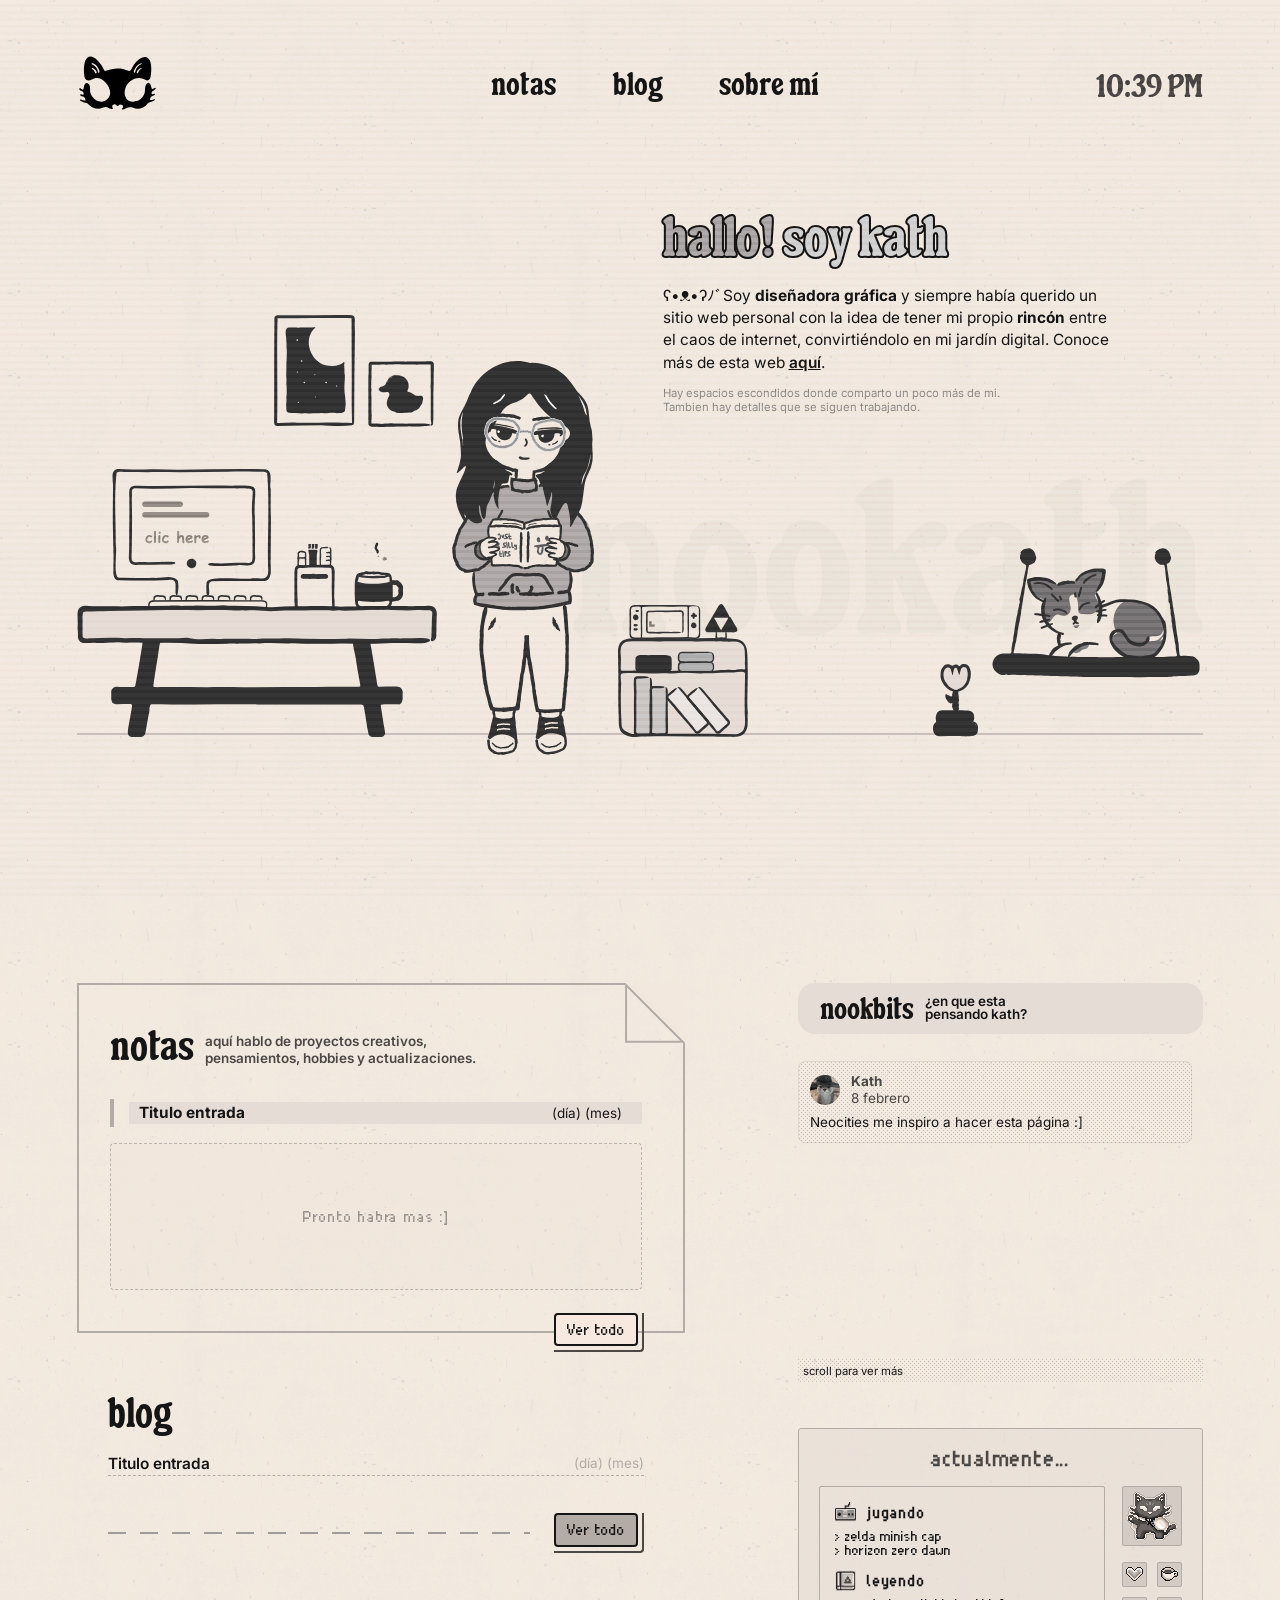
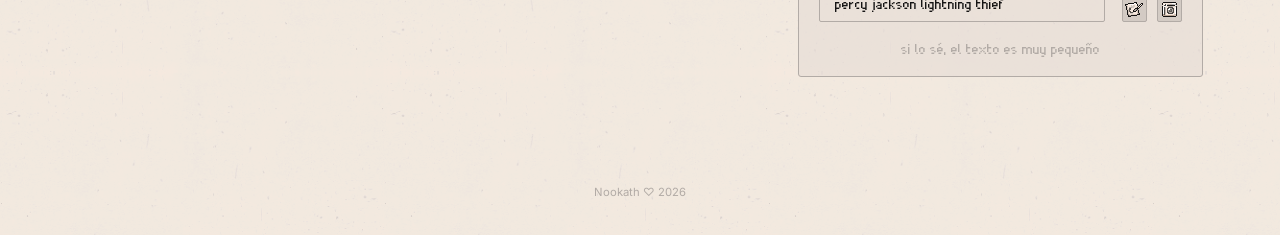
<file: index.html>
<!--

ʕ •ᴥ•ʔ Hi, are you watching my code?
I'm made this for myself hehe
Made by Kath 2026

-->

<!doctype html>
<html lang="en" dir="ltr">

<head>

  <meta charset="utf-8" />
  <meta name="viewport" content="width=device-width, initial-scale=1.0" />

  <title>Nookath</title>
  <link rel="icon" href="assets/favicon-2.png" />

  <link rel="stylesheet" href="reset.css" media="all" />
  <link rel="stylesheet" href="styles-common.css" media="all" />
  <link rel="stylesheet" href="effects.css" />
  <link rel="stylesheet" href="index.css" media="all" />


</head>

<body class="lines">

  <header>
    <div class="container">
      <h1 class="sr-only">Nookath</h1>

      <nav>
        <div class="logo-nav">
          <a href="index.html"><img src="assets/Logo.svg" alt="Logo" /></a>
        </div>

        <div id="navcont" class="links-nav">
          <div id="bckgMenu" onclick="closeRespMenu()" aria-hidden="true"></div>
          <div class="bckgNavList"></div>

          <div class="menuItems">
            <svg id="clipMenu" xmlns="http://www.w3.org/2000/svg" version="1.1" viewBox="0 0 768 201.4">
              <g>
                <path
                  d="M195.7,57.5c-.3,1.7-.5,3.5-.7,5.3h0c0,0,0,.2,0,.2v.4c0,0,0,0,0,0h0c0,0-8.6,61.1-8.6,61.1-1.5,16.9-10.7,29.9-24.5,34.8-3.6,1.3-7.3,2-11.2,2s-3.1-.1-4.7-.3c-4.4-.6-8.7-2.1-12.6-4.4-9.1-5.2-15.7-14.4-17.6-24.5-1.6-7.7-.7-14.2,0-20l2.4-17.5,2.2-15.4,1-7.4,7.4,1,20.7,2.9,7.3,1,2.5-17.9c0-.5.1-.9.2-1.4H0v143.8h768V57.5H195.7Z" />
                <path
                  d="M148.5,83.2l-20.7-2.9-2.2,15.4-2.4,17.5c-.7,5.4-1.5,10.9-.1,17.5,1.5,8,6.7,15.3,13.9,19.4,3.1,1.8,6.5,3,9.9,3.4,1.2.2,2.4.3,3.6.3,3,0,5.9-.5,8.6-1.5,11.1-3.9,18.4-14.6,19.6-28.6l8.6-61.2v-.4c.2-1.5.4-3,.6-4.5h-21c0,.7-.2,1.5-.3,2.3l-8.6,61.3v.6c-.2,1.5-1,9.2-6,10.9-.5.2-1.1.3-1.6.3-1.3,0-2.5-.5-3.1-.9-2-1.2-3.5-3.1-3.8-5.1v-.4c-.7-3-.3-6.2.3-10.5l4.6-32.8Z" />
              </g>
              <path class="clipIcon"
                d="M137.1,150.1c3.1,1.8,6.5,3,9.9,3.4,1.2.2,2.4.3,3.6.3,3,0,5.9-.5,8.6-1.5,11.1-3.9,18.4-14.6,19.6-28.6l8.6-61.2v-.4c.4-3.1.8-6,1.3-8.7,1.7-10.6,3.5-21.6-5-35.8l-.3-.5C176.2,6.1,164.7,0,152.3,0c-2.6,0-5.3.3-8,.8-16.5,3.5-29.2,16.9-32.3,34.3l-.9,6.2,20.6,2.9.8-5.7c2-10.7,9.6-16,16-17.3.9-.2,2.2-.4,3.7-.4,4,0,9.5,1.3,13.8,7.5,4.4,7.6,3.6,12.6,2.1,21.6-.5,2.9-1,6.2-1.4,9.8l-8.6,61.3v.6c-.2,1.5-1,9.2-6,10.9-.5.2-1.1.3-1.6.3-1.3,0-2.5-.5-3.1-.9-2-1.2-3.5-3.1-3.8-5.1v-.4c-.7-3-.3-6.2.3-10.5l4.6-32.8-20.7-2.9-2.2,15.4-2.4,17.5c-.7,5.4-1.5,10.9-.1,17.5,1.5,8,6.7,15.3,13.9,19.4Z" />
            </svg>

            <ul class="nav-list">
              <li id="iconsMenu">
                <div id="iconMenu">
                  <svg xmlns="http://www.w3.org/2000/svg" viewBox="0 0 400 100.1">
                    <path
                      d="M.8,94.2c0-4.8,5.6-7.8,5.6-13.1v-27.1c0-10.4-6.5-7.1-6.5-11.8s13.4-14,19.2-14,4.5,2.1,4.8,4.2c.1,1.3.6,1.4,1.1.7,2.1-2.4,6.1-5.6,14-5.6s15.9,8.6,15.9,19.5v34.1c0,5.4,4.8,8.3,4.8,13.1s-1.1,4.5-5.8,4.5-6.1-.8-8-.8c-2.8,0-4.8.8-8.5.8s-5.8-2-5.8-4.5c0-4.8,5.6-7.8,5.6-13.1v-27.9c0-6.2-1.7-13-6.2-13s-7.1,4.5-7.1,7.6v33.3c0,5.4,4.8,8.3,4.8,13.1s-1.1,4.5-5.8,4.5-5.9-.8-8-.8-4.8.8-8.5.8-5.8-2-5.8-4.5Z" />
                    <path
                      d="M64.5,66.4c0-5.8,1.6-23.6,8.9-25.4.8-.1,1.3-.7,1.4-1.7.4-4.7,3.7-12.6,16.2-12.6s26.5,13.7,26.5,38.5-6.8,34.8-26.5,34.8-26.5-18.2-26.5-33.7ZM91,87.5c7.1,0,8.9-11,8.9-24.1s-1.8-21-8.9-21-8.9,15.1-8.9,22c0,12.1,1.8,23.1,8.9,23.1Z" />
                    <path
                      d="M123.1,66.4c0-5.8,1.6-23.6,8.9-25.4.8-.1,1.3-.7,1.4-1.7.4-4.7,3.7-12.6,16.2-12.6s26.5,13.7,26.5,38.5-6.8,34.8-26.5,34.8-26.5-18.2-26.5-33.7ZM149.6,87.5c7.1,0,8.9-11,8.9-24.1s-1.8-21-8.9-21-8.9,15.1-8.9,22c0,12.1,1.8,23.1,8.9,23.1Z" />
                    <path
                      d="M180.5,94.2c0-4.8,5.6-7.8,5.6-13.1V25.8c0-10.4-6.5-7.1-6.5-11.8S193.1,0,198.9,0s4.9,3.7,4.9,6.2v39.6c0,1.3.4,1.4,1.3.4,12.3-14.8,18.6-18.8,24.5-18.8s8.5,3.1,8.5,7.8-4.2,8.9-11.7,8.9-6.3.4-9.2,1.6c-1,.4-1.3,1.3-.8,2.3,5.1,12.6,10.9,26.5,13.8,32.2,3.5,6.9,7.3,10.7,7.3,14.1s-2,4.5-4.5,4.5-3.7-.8-7.3-.8-5.9.8-9.2.8-4.7-2-4.7-4.5,1.3-5.9,1.3-9-.1-2.5-.8-4.1c-1.8-4.2-4.2-10.2-7.2-17.2-.8-1.8-1.3-1.7-1.3.3v16.9c0,5.4,4.8,8.3,4.8,13.1s-1.1,4.5-5.8,4.5-5.9-.8-8-.8-4.8.8-8.5.8-5.8-2-5.8-4.5Z" />
                    <path
                      d="M241.7,81.2c0-15.4,16.2-25.5,30.5-26.2,1,0,1.6-.6,1.6-1.6v-8.2c0-4.1-1.3-7.9-6.6-7.9-7.9,0-1.8,11.6-12.1,11.6s-12.6-2-12.6-7.8,12.7-13.7,26.2-13.7,22.3,10.6,22.3,19.3v26.8c0,10.4,6.6,7.1,6.6,11.8s-13.5,14-19.3,14-4.9-2.7-5.2-5.5c0-1-.3-1.1-1-.3-2.3,2.7-6.8,5.8-13.7,5.8-11,0-16.6-7.6-16.6-18.2ZM265.7,87.2c4.5,0,8-3.9,8-9.5v-11.4c0-1-.6-1.6-1.6-1.6-10.7.7-12.8,8.5-12.8,13.7s3.4,8.7,6.3,8.7Z" />
                    <path
                      d="M305.9,83.9V25.8c0-10.4-6.5-7.1-6.5-11.8s13.4-14,19.2-14,4.9,3.7,4.9,6.2v20.5c0,1,.6,1.6,1.6,1.6h4.1c4.5,0,5.9-1.6,7.6-1.6s2,.8,2,2c0,4.5-3.5,10.9-11.4,10.9h-2.3c-1,0-1.6.6-1.6,1.6v38.5c0,7.8,8.5,1.6,10.9,4.4,2.7,3.1-6.5,15.5-18.3,15.5s-10.2-6.5-10.2-15.5Z" />
                    <path
                      d="M341.2,94.2c0-4.8,5.6-7.8,5.6-13.1V25.8c0-10.4-6.5-7.1-6.5-11.8s13.4-14,19.2-14,4.9,3.7,4.9,6.2v26.2c0,1.3.4,1.4,1,.7,2.1-2.4,6.1-5.6,14-5.6s15.8,8.6,15.8,19.5v34.1c0,5.4,4.8,8.3,4.8,13.1s-1.1,4.5-5.8,4.5-5.9-.8-7.9-.8c-2.8,0-4.8.8-8.5.8s-5.8-2-5.8-4.5c0-4.8,5.6-7.8,5.6-13.1v-29.5c0-6.6-.8-11.4-6.2-11.4s-7.1,4.5-7.1,7.6v33.3c0,5.4,4.8,8.3,4.8,13.1s-1.1,4.5-5.8,4.5-5.9-.8-8-.8-4.8.8-8.5.8-5.8-2-5.8-4.5Z" />
                  </svg>
                </div>
                <button id="closeMenu" onclick="closeRespMenu()" aria-label="close menu">
                  <svg xmlns="http://www.w3.org/2000/svg" viewBox="0 0 100 100">
                    <path
                      d="M96.6,88.2c-1-.9-.4-3.3-1.6-4-2.1-1.3-3.7-3.2-5.2-5.1-1.5-1.9-4-2.9-4.3-6.1-.1-1.7-1.9-1.9-2.7-3.1-.8-1.1-1.1-2.7-1.8-3.8-.6-.9-1.3-1.7-2.2-2.2-.9-.5-2.3-.5-3.1-1.1-1.3-1-2.4-2.3-3.5-3.4s-1.6-1.8-2.5-2.4c-.4-.3-2.2.6-1.9,0,1.2-2.2-.3-1.8-.7-2.5-.8-1.6-3-1.8-4.5-2.7,0,0-.2-.1-.2-.2.8,0,1-.9,1.5-1.4.6-.6.6-1.8,1.8-1.5,1.3.3.6-1.1,1.1-1.5,2.7-2.4,4.9-5.2,7.7-7.5,2.8-2.2,4-6.1,8.4-6.6,1.3-.2,2.4-.7,1.3-3.2,2.1-.5,1.5-3.5,2.6-5,1.3-1.7,4.4-1.7,3.5-5.4,0-.2.2-.2.5,0,1.8,1.2,1.3,0,1.9-.2,1.9-.3,1.4-2.9,1.9-4.5.2-.8.4-1.7.6-2.5.2-.5-.2-1.5-.6-2.5-.6-1.3-2.2-2.9-3.9-4.2-3.9-2.7-5.4-2.3-6.5-1.5-1.9,1.4-3.8,2.8-4.9,5-1.1,2.2-5.3,1.2-5,4.8,0,.2,0,.3-.3.3-.6,0-1.6-.4-1.8-.1-.3.4.2,1.5,0,2-.2.6-1.6.4-1,1.4,1.1,2.3.2,2.6-.9,2.5-2.5-.3-2.8,1.7-4.3,2.4-1.3.7-1.2,2.8-4,1.9-.5-.2-.8.3-.5.8,1,1.6.1,1.5-.2,1.8-1.2,1.4-2.1,3.1-4,3.8-1.8.6.1,5-3.5,3.8-.2,0-.4,0-.3.3,1.5,2.2.2,1.9-.3,2.3-.5.5-1,1-1.7,1.3-.3-.4-.9-.6-1.3-1-.6-.6-1.8-.6-1.5-1.8.3-1.3-1.1-.6-1.5-1.1-2.4-2.7-5.2-4.9-7.5-7.7-2.2-2.8-6.1-4-6.6-8.4-.2-1.3-.7-2.4-3.2-1.3-.5-2.1-3.5-1.5-5-2.6-1.7-1.3-1.7-4.4-5.4-3.5-.2,0-.2-.2,0-.5,1.2-1.8,0-1.3-.2-1.9-.3-1.9-2.9-1.4-4.5-1.9-.8-.2-1.7-.4-2.5-.6-.5-.2-1.5.2-2.5.6-1.3.6-2.9,2.2-4.2,3.9-2.7,3.9-2.3,5.4-1.5,6.5,1.4,1.9,2.8,3.8,5,4.9,2.2,1.1,1.2,5.3,4.8,5,.2,0,.3,0,.3.3,0,.6-.4,1.6-.1,1.8.4.3,1.5-.2,2,0,.6.2.4,1.6,1.4,1,2.3-1.1,2.6-.2,2.5.9-.3,2.5,1.7,2.8,2.4,4.3.7,1.3,2.8,1.2,1.9,4-.2.5.3.8.8.5,1.6-1,1.5-.1,1.8.2,1.4,1.2,3.1,2.1,3.8,4,.6,1.8,5-.1,3.8,3.5,0,.2,0,.4.3.3,2.2-1.5,1.9-.2,2.3.3.5.5.9.9,1.2,1.6.1.8-.7.8-1.1,1.1-.6.4,0,1.8-.4,2.5-.4,1.1-1.8,1.2-3.1,1.4-1.7.3-2.6,1.7-3.3,3.1-.7,1.3-3,.8-3.3,2.7-.3,2.1-2.4,2.6-3.5,4-1.1,1.4-1.7,3.3-2.8,4.8-1.1,1.5-2.7,2.5-3.8,4-.4.6-2.7-.8-2.2.2,1,2.1-.3,1.9-.7,2.4-1.2,1.6-2.7,2.8-4.1,4.2-1.6,1.6-3,3.3-4.8,4.7-1.2.9,0,3.9.5,6.2,0,.2.3.5.5.9,1.3,1.6,6.2,5.3,6.6,4.9.9-1,3.3-.4,4-1.6,1.3-2.1,3.2-3.7,5.1-5.2,1.9-1.5,2.9-4,6.1-4.3,1.7-.1,1.9-1.9,3.1-2.7,1.1-.8,2.7-1.1,3.8-1.8.9-.6,1.7-1.3,2.2-2.2.5-.9.5-2.3,1.1-3.1,1-1.3,2.3-2.4,3.4-3.5.8-.8,1.8-1.6,2.4-2.5.3-.4-.6-2.2,0-1.9,2.2,1.2,1.8-.3,2.5-.7,1.5-.8,1.8-2.6,2.5-4.1,1.3-.5,1.2.5,1.5.9.4.6,1.8,0,2.5.4,1.1.4,1.2,1.8,1.4,3.1.3,1.7,1.7,2.6,3.1,3.3,1.3.7.8,3,2.7,3.3,2.1.3,2.6,2.4,4,3.5,1.4,1.1,3.3,1.7,4.8,2.8,1.5,1.1,2.5,2.7,4,3.8.6.4-.8,2.7.2,2.2,2.1-1,1.9.3,2.4.7,1.6,1.2,2.8,2.7,4.2,4.1,1.6,1.6,3.3,3,4.7,4.8.9,1.2,3.9,0,6.2-.5.2,0,.5-.3.9-.5,1.6-1.3,5.3-6.2,4.9-6.6Z" />
                  </svg>
                </button>
              </li>

              <li><a class="pag-nav link-nav-home" href="/">Inicio</a></li>
              <li><a class="pag-nav" href="notes.html">Notas</a></li>
              <li><a class="pag-nav" href="blog.html">Blog</a></li>
              <li><a class="pag-nav" href="me.html">Sobre mí</a></li>

              <li id="qMnu">
                <p id="quoteMenu" class="nfpx-bs pixel-corners">
                  <span id="quoteDinamic">Buscando una frase para ti...</span>
                  <span class="triangleQuote"></span>
                </p>
              </li>
            </ul>
          </div>

        </div>

        <span id="time-wid">...</span>

        <button id="hambuMenu" onclick="openRespMenu()" aria-label="open menu" aria-expanded="false"
          aria-controls="navcont">
          <svg xmlns="http://www.w3.org/2000/svg" viewBox="0 0 100 100">
            <path
              d="M89.7,21.4c-1.6,0-3.1-.1-4.7,0-.6,0-1.2-.9-1.8,1.1-.3,1-.9-1.4-1.4-1.3-1.5.3-2.9,0-4.4.1-1.4.2-2.8,1-4.3,1.3-1.4.2-2.9-.9-4.2.3-1.2,1-2.2-.8-3.4-.4-1.2.5-2.4.8-3.6-.1-.9-.6-1.7-1.4-2.6-1-.5.3-1,1.4-1.6,1.3-.5,0-1.1-1.1-1.6,1.2,0,.2-.3-.2-.4-.5-.6-1.5-1.3-1.4-1.8-.4-.5,1-.9.9-1.3.9-1.2.1-2.4.2-3.6,0-.9-.2-1.8-1-2.7-1.3-.9-.2-1.9.8-2.8-.3-.9-1.1-1.7-1.1-2.6-1.1-.5,0-1.1-1.1-1.5,1.3,0,.2-.2.2-.3,0-1.4-3.1-2.7,1-4.2.2-1.4-.8-2.9-.2-4.4-.1-.4,0-.8-.7-1.2,1-.1.6-.5.7-.7.2-1.1-2.3-2.2-.9-3.3-1.3-1.3-.4-2.5.6-3.8-1.2-.5-.8-1.3-1.2-1.9,1-.3,1-.9,0-1.4.2-.4.2-.8,1.2-1.1,1.2-.3,0-.6-.8-1-1.3,0-.1-.2-.1-.3,0-1.9,2.5-3.7-.8-5.6-.2-1.9.7-3.8.4-5.7,0-1-.2-2.1-.9-2.8-5.1-.3-1.9-.3-3.9.1-5.1.3-.9.7-1.7,1.1-1.9.6-.4,1.2-.9,1.8-1.2,1.2-.7,2.4-2.7,3.6-1.6.4.3.8-.8,1.2,1.1,0,.3.2.4.3.3,1.7-2.9,3.4-1,5.1-1.2,1.4-.2,2.8-2.5,4.3-1.5.8-2.3,1.7-1.9,2.5-1.2,2.8,2.5,5.7.8,8.5,1.1,2.9.3,5.8,0,8.7.1.5,0,.9-1.3,1.5-.3.5,1,1.2.2,1.9.2s1.2-.5,1.7,0c2.3,2.4,4.5,1,6.8,1.2,2.3.3,4.5.5,6.8-.1,1.4-.4,2.7-1.6,4.1-1.2.6.2,1.2-1,1.8,1.1.2.6.7-1.1,1.1-1.1.9-.2,1.9,0,2.8,0s2.6.2,3.9,0c.8-.1,1.6-1,2.4-1.3.8-.2,1.7-.2,2.5,0,1.1.3,2.1,1.1,3.2,1.3,1.1.2,2.2-.8,3.3.2,2,1.9,3.9.9,5.9,1.1,1.9.2,3.9.4,5.8,0,1.1-.3,2.1,1.6,3.2,1.6.5,0,1.2,5.4,1,7.3,0,.4-.1.7-.2.9-1.1,1.7-2,4.4-3.2,4.2-1.8-.3-3.6,0-5.4,0Z" />
            <path
              d="M89.7,57.5c-1.6,0-3.1-.1-4.7,0-.6,0-1.2-.9-1.8,1.1-.3,1-.9-1.4-1.4-1.3-1.5.3-2.9,0-4.4.1-1.4.2-2.8,1-4.3,1.3-1.4.2-2.9-.9-4.2.3-1.2,1-2.2-.8-3.4-.4-1.2.5-2.4.8-3.6-.1-.9-.6-1.7-1.4-2.6-1-.5.3-1,1.4-1.6,1.3-.5,0-1.1-1.1-1.6,1.2,0,.2-.3-.2-.4-.5-.6-1.5-1.3-1.4-1.8-.4-.5,1-.9.9-1.3.9-1.2.1-2.4.2-3.6,0-.9-.2-1.8-1-2.7-1.3-.9-.2-1.9.8-2.8-.3-.9-1.1-1.7-1.1-2.6-1.1-.5,0-1.1-1.1-1.5,1.3,0,.2-.2.2-.3,0-1.4-3.1-2.7,1-4.2.2-1.4-.8-2.9-.2-4.4-.1-.4,0-.8-.7-1.2,1-.1.6-.5.7-.7.2-1.1-2.3-2.2-.9-3.3-1.3-1.3-.4-2.5.6-3.8-1.2-.5-.8-1.3-1.2-1.9,1-.3,1-.9,0-1.4.2-.4.2-.8,1.2-1.1,1.2-.3,0-.6-.8-1-1.3,0-.1-.2-.1-.3,0-1.9,2.5-3.7-.8-5.6-.2-1.9.7-3.8.4-5.7,0-1-.2-2.1-.9-2.8-5.1-.3-1.9-.3-3.9.1-5.1.3-.9.7-1.7,1.1-1.9.6-.4,1.2-.9,1.8-1.2,1.2-.7,2.4-2.7,3.6-1.6.4.3.8-.8,1.2,1.1,0,.3.2.4.3.3,1.7-2.9,3.4-1,5.1-1.2,1.4-.2,2.8-2.5,4.3-1.5.8-2.3,1.7-1.9,2.5-1.2,2.8,2.5,5.7.8,8.5,1.1,2.9.3,5.8,0,8.7.1.5,0,.9-1.3,1.5-.3.5,1,1.2.2,1.9.2s1.2-.5,1.7,0c2.3,2.4,4.5,1,6.8,1.2,2.3.3,4.5.5,6.8-.1,1.4-.4,2.7-1.6,4.1-1.2.6.2,1.2-1,1.8,1.1.2.6.7-1.1,1.1-1.1.9-.2,1.9,0,2.8,0s2.6.2,3.9,0c.8-.1,1.6-1,2.4-1.3.8-.2,1.7-.2,2.5,0,1.1.3,2.1,1.1,3.2,1.3,1.1.2,2.2-.8,3.3.2,2,1.9,3.9.9,5.9,1.1,1.9.2,3.9.4,5.8,0,1.1-.3,2.1,1.6,3.2,1.6.5,0,1.2,5.4,1,7.3,0,.4-.1.7-.2.9-1.1,1.7-2,4.4-3.2,4.2-1.8-.3-3.6,0-5.4,0Z" />
            <path
              d="M89.7,92.6c-1.6,0-3.1-.1-4.7,0-.6,0-1.2-.9-1.8,1.1-.3,1-.9-1.4-1.4-1.3-1.5.3-2.9,0-4.4.1-1.4.2-2.8,1-4.3,1.3-1.4.2-2.9-.9-4.2.3-1.2,1-2.2-.8-3.4-.4-1.2.5-2.4.8-3.6-.1-.9-.6-1.7-1.4-2.6-1-.5.3-1,1.4-1.6,1.3-.5,0-1.1-1.1-1.6,1.2,0,.2-.3-.2-.4-.5-.6-1.5-1.3-1.4-1.8-.4-.5,1-.9.9-1.3.9-1.2.1-2.4.2-3.6,0-.9-.2-1.8-1-2.7-1.3-.9-.2-1.9.8-2.8-.3-.9-1.1-1.7-1.1-2.6-1.1-.5,0-1.1-1.1-1.5,1.3,0,.2-.2.2-.3,0-1.4-3.1-2.7,1-4.2.2-1.4-.8-2.9-.2-4.4-.1-.4,0-.8-.7-1.2,1-.1.6-.5.7-.7.2-1.1-2.3-2.2-.9-3.3-1.3-1.3-.4-2.5.6-3.8-1.2-.5-.8-1.3-1.2-1.9,1-.3,1-.9,0-1.4.2-.4.2-.8,1.2-1.1,1.2-.3,0-.6-.8-1-1.3,0-.1-.2-.1-.3,0-1.9,2.5-3.7-.8-5.6-.2-1.9.7-3.8.4-5.7,0-1-.2-2.1-.9-2.8-5.1-.3-1.9-.3-3.9.1-5.1.3-.9.7-1.7,1.1-1.9.6-.4,1.2-.9,1.8-1.2,1.2-.7,2.4-2.7,3.6-1.6.4.3.8-.8,1.2,1.1,0,.3.2.4.3.3,1.7-2.9,3.4-1,5.1-1.2,1.4-.2,2.8-2.5,4.3-1.5.8-2.3,1.7-1.9,2.5-1.2,2.8,2.5,5.7.8,8.5,1.1,2.9.3,5.8,0,8.7.1.5,0,.9-1.3,1.5-.3.5,1,1.2.2,1.9.2s1.2-.5,1.7,0c2.3,2.4,4.5,1,6.8,1.2,2.3.3,4.5.5,6.8-.1,1.4-.4,2.7-1.6,4.1-1.2.6.2,1.2-1,1.8,1.1.2.6.7-1.1,1.1-1.1.9-.2,1.9,0,2.8,0s2.6.2,3.9,0c.8-.1,1.6-1,2.4-1.3.8-.2,1.7-.2,2.5,0,1.1.3,2.1,1.1,3.2,1.3,1.1.2,2.2-.8,3.3.2,2,1.9,3.9.9,5.9,1.1,1.9.2,3.9.4,5.8,0,1.1-.3,2.1,1.6,3.2,1.6.5,0,1.2,5.4,1,7.3,0,.4-.1.7-.2.9-1.1,1.7-2,4.4-3.2,4.2-1.8-.3-3.6,0-5.4,0Z" />
          </svg></button>
      </nav>
    </div>
  </header>

  <main class="main-flex" id="main-content">

    <div class="container">

      <div class="sec1 flex-c">
        <div class="intro flex-c">
          <h2 class="h1">
            <span class="hallo">hallo!</span>
            <span class="soykath">soy kath</span>
          </h2>
          <p class="t-bs">
            ʕ•ᴥ•ʔﾉﾞSoy <b>diseñadora gráfica</b> y siempre había querido un
            sitio web personal con la idea de tener mi propio
            <b>rincón</b> entre el caos de internet, convirtiéndolo en mi
            jardín digital. Conoce más de esta web <a href=""> aquí</a>.
          </p>

          <p class="t-xs c-3-2">
            Hay espacios escondidos donde comparto un poco más de mi. <br />
            Tambien hay detalles que se siguen trabajando.
          </p>
        </div>

        <!-- Sección de la  ilustración completa -->
        <div class="illustration sidetoside">
          <div class="text-d">
            <svg xmlns="http://www.w3.org/2000/svg" version="1.1" viewBox="0 0 400 100.1">
              <path
                d="M.8,94.2c0-4.8,5.6-7.8,5.6-13.1v-27.1c0-10.4-6.5-7.1-6.5-11.8s13.4-14,19.2-14,4.5,2.1,4.8,4.2c.1,1.3.6,1.4,1.1.7,2.1-2.4,6.1-5.6,14-5.6s15.9,8.6,15.9,19.5v34.1c0,5.4,4.8,8.3,4.8,13.1s-1.1,4.5-5.8,4.5-6.1-.8-8-.8c-2.8,0-4.8.8-8.5.8s-5.8-2-5.8-4.5c0-4.8,5.6-7.8,5.6-13.1v-27.9c0-6.2-1.7-13-6.2-13s-7.1,4.5-7.1,7.6v33.3c0,5.4,4.8,8.3,4.8,13.1s-1.1,4.5-5.8,4.5-5.9-.8-8-.8-4.8.8-8.5.8-5.8-2-5.8-4.5Z" />
              <path
                d="M64.5,66.4c0-5.8,1.6-23.6,8.9-25.4.8-.1,1.3-.7,1.4-1.7.4-4.7,3.7-12.6,16.2-12.6s26.5,13.7,26.5,38.5-6.8,34.8-26.5,34.8-26.5-18.2-26.5-33.7ZM91,87.5c7.1,0,8.9-11,8.9-24.1s-1.8-21-8.9-21-8.9,15.1-8.9,22c0,12.1,1.8,23.1,8.9,23.1Z" />
              <path
                d="M123.1,66.4c0-5.8,1.6-23.6,8.9-25.4.8-.1,1.3-.7,1.4-1.7.4-4.7,3.7-12.6,16.2-12.6s26.5,13.7,26.5,38.5-6.8,34.8-26.5,34.8-26.5-18.2-26.5-33.7ZM149.6,87.5c7.1,0,8.9-11,8.9-24.1s-1.8-21-8.9-21-8.9,15.1-8.9,22c0,12.1,1.8,23.1,8.9,23.1Z" />
              <path
                d="M180.5,94.2c0-4.8,5.6-7.8,5.6-13.1V25.8c0-10.4-6.5-7.1-6.5-11.8S193.1,0,198.9,0s4.9,3.7,4.9,6.2v39.6c0,1.3.4,1.4,1.3.4,12.3-14.8,18.6-18.8,24.5-18.8s8.5,3.1,8.5,7.8-4.2,8.9-11.7,8.9-6.3.4-9.2,1.6c-1,.4-1.3,1.3-.8,2.3,5.1,12.6,10.9,26.5,13.8,32.2,3.5,6.9,7.3,10.7,7.3,14.1s-2,4.5-4.5,4.5-3.7-.8-7.3-.8-5.9.8-9.2.8-4.7-2-4.7-4.5,1.3-5.9,1.3-9-.1-2.5-.8-4.1c-1.8-4.2-4.2-10.2-7.2-17.2-.8-1.8-1.3-1.7-1.3.3v16.9c0,5.4,4.8,8.3,4.8,13.1s-1.1,4.5-5.8,4.5-5.9-.8-8-.8-4.8.8-8.5.8-5.8-2-5.8-4.5Z" />
              <path
                d="M241.7,81.2c0-15.4,16.2-25.5,30.5-26.2,1,0,1.6-.6,1.6-1.6v-8.2c0-4.1-1.3-7.9-6.6-7.9-7.9,0-1.8,11.6-12.1,11.6s-12.6-2-12.6-7.8,12.7-13.7,26.2-13.7,22.3,10.6,22.3,19.3v26.8c0,10.4,6.6,7.1,6.6,11.8s-13.5,14-19.3,14-4.9-2.7-5.2-5.5c0-1-.3-1.1-1-.3-2.3,2.7-6.8,5.8-13.7,5.8-11,0-16.6-7.6-16.6-18.2ZM265.7,87.2c4.5,0,8-3.9,8-9.5v-11.4c0-1-.6-1.6-1.6-1.6-10.7.7-12.8,8.5-12.8,13.7s3.4,8.7,6.3,8.7Z" />
              <path
                d="M305.9,83.9V25.8c0-10.4-6.5-7.1-6.5-11.8s13.4-14,19.2-14,4.9,3.7,4.9,6.2v20.5c0,1,.6,1.6,1.6,1.6h4.1c4.5,0,5.9-1.6,7.6-1.6s2,.8,2,2c0,4.5-3.5,10.9-11.4,10.9h-2.3c-1,0-1.6.6-1.6,1.6v38.5c0,7.8,8.5,1.6,10.9,4.4,2.7,3.1-6.5,15.5-18.3,15.5s-10.2-6.5-10.2-15.5Z" />
              <path
                d="M341.2,94.2c0-4.8,5.6-7.8,5.6-13.1V25.8c0-10.4-6.5-7.1-6.5-11.8s13.4-14,19.2-14,4.9,3.7,4.9,6.2v26.2c0,1.3.4,1.4,1,.7,2.1-2.4,6.1-5.6,14-5.6s15.8,8.6,15.8,19.5v34.1c0,5.4,4.8,8.3,4.8,13.1s-1.1,4.5-5.8,4.5-5.9-.8-7.9-.8c-2.8,0-4.8.8-8.5.8s-5.8-2-5.8-4.5c0-4.8,5.6-7.8,5.6-13.1v-29.5c0-6.6-.8-11.4-6.2-11.4s-7.1,4.5-7.1,7.6v33.3c0,5.4,4.8,8.3,4.8,13.1s-1.1,4.5-5.8,4.5-5.9-.8-8-.8-4.8.8-8.5.8-5.8-2-5.8-4.5Z" />
            </svg>
          </div>

          <div class="table-paint">
            <div class="cuadros">
              <div class="cuadro1">
                <img src="assets/illustration/paint-1.svg" alt="" />
              </div>
              <div id="cuadro2"></div>
              <audio id="hover-sound" src="assets/illustration/duck.mp3"></audio>
            </div>

            <div id="table-items">
              <div class="pc-others">
                <div id="computer"></div>
                <div class="pencils">
                  <img src="assets/illustration/pencils.svg" alt="" />
                </div>
                <div class="coffeebear" id="trigger-mouse">
                  <div id="coffee" class="capa"></div>
                  <div id="bear" class="capa"></div>
                </div>
              </div>

              <div id="table">
                <img src="assets/illustration/table.svg" alt="" />
              </div>
            </div>
          </div>

          <div id="chrctr"></div>

          <div id="library">
            <div id="lb-others">
              <div id="switch"></div>
              <div id="triforce">
                <img src="assets/illustration/triforce.svg" alt="" />
              </div>
            </div>

            <div id="lbry">
              <img src="assets/illustration/library.svg" alt="" />
            </div>
          </div>

          <div id="flower-i">
            <img src="assets/illustration/flower.svg" alt="" />
          </div>

          <div id="cat-i"></div>
        </div>
        <!-- Fin ilustración -->
        <div class="line-d"></div>
      </div>

      <div class="sec2">
        <!-- inicio seccion 2 -->

        <!-- columna 1 -->
        <div class="row1 flex-c">
          <div class="notes-content flex-c">
            <div class="notes-sec flex-c">
              <div class="triangle"></div>

              <div class="notes-title sidetoside">
                <a href="notes.html">
                  <h2>notas</h2>
                </a>
                <p class="t-sm c-2">
                  aquí hablo de proyectos creativos, pensamientos, hobbies y
                  actualizaciones.
                </p>
              </div>

              <!-- entradas diario -->
              <ul class="ul-style-none flex-c">
                <li class="line-side">
                  <article>
                    <a href="" class="d-entry">
                      <h3 class="t-bs">Titulo entrada</h3>
                      <date datetime="2026-02-28" class="t-sm">(día) (mes)</date>
                    </a>
                  </article>
                </li>
              </ul>

              <div class="empty-b">
                <span class="nfpx-sm">Pronto habra mas :]</span>
              </div>
            </div>

            <a href="" class="bttn-prop bttn-style1">
              <div>Ver todo</div>
            </a>
          </div>

          <div class="sec-blog flex-c">
            <div class="sidetoside">
              <a href="blog.html">
                <h2>blog</h2>
              </a>
            </div>

            <!-- entradas blog -->
            <ul class="entrys-blog flex-c ul-style-none">
              <li>
                <article>
                  <a href="" class="blog-entry sidetoside">
                    <h3 class="t-bs">Titulo entrada</h3>
                    <date datetime="2026-02-28" class="t-sm c-3">(día) (mes)</date>
                  </a>
                </article>
              </li>
            </ul>

            <div class="blog-bttn">
              <div class="line-btn"></div>
              <a href="" class="bttn-prop bttn-style3">
                <div>Ver todo</div>
              </a>
            </div>
          </div>
        </div>
        <!-- fin columna 1 -->

        <!-- columna 2 -->
        <div class="row2 flex-c">
          <div id="nookbits" class="flex-c">
            <div class="nkbt-tittle sidetoside bc-4">
              <!-- (revisar) tener h2 y nkbt-tittle en cuenta para css -->
              <h2 class="tittle-nkbts">nookbits</h2>
              <p class="t-sm">
                ¿en que esta <br />
                pensando kath?
              </p>
            </div>

            <ul class="overflow-nookbits c-1 ul-style-none">
              <li class="nookbit flex-c">
                <div class="nookbit-1 sidetoside">
                  <div class="nook-icon"></div>
                  <div class="n-f flex-c">
                    <span class="t-sm c-2"><b>Kath</b></span>
                    <date datetime="2026-02-08" class="t-sm c-2">8 febrero</date>
                  </div>
                </div>
                <p class="t-sm c-1">
                  Neocities me inspiro a hacer esta página :]
                </p>
              </li>
            </ul>

            <div class="scrollformore t-xs">scroll para ver más</div>
          </div>

          <div class="status flex-c">
            <div class="nfpx-tl c-2">actualmente...</div>

            <div class="status-sec">
              <div class="activities flex-c">
                <div class="actv flex-c">
                  <div class="sidetoside">
                    <img src="assets/icons/prueba icono.png" alt="" class="img-actv" />
                    <p class="nfpx-sm">jugando</p>
                  </div>
                  <p class="nfpx-xxs">
                    > zelda minish cap <br />
                    > horizon zero dawn
                  </p>
                </div>

                <div class="actv flex-c">
                  <div class="sidetoside">
                    <img src="assets/icons/prueba icono2.png" alt="" class="img-actv" />
                    <p class="nfpx-sm">leyendo</p>
                  </div>
                  <p class="nfpx-xxs">percy jackson lightning thief</p>
                </div>

                <div class="actv flex-c">
                  <div class="sidetoside">
                    <img src="assets/icons/prueba icono3.png" alt="" class="img-actv" />
                    <p class="nfpx-sm">cancion favorita</p>
                  </div>
                  <p class="nfpx-xxs">RUDE! de Hearts2Hearts</p>
                </div>

                <div class="actv flex-c">
                  <div class="sidetoside">
                    <img src="assets/icons/prueba icono4.png" alt="" class="img-actv" />
                    <p class="nfpx-sm">serie</p>
                  </div>
                  <p class="nfpx-xxs">The Walking Dead</p>
                </div>
              </div>

              <div class="gamify flex-c">
                <div class="profile-gmf nfpx-xxs">
                  <img src="assets/icons/perfil.webp" alt="" />
                </div>

                <div class="icons-gmf">
                  <!--no confundir las clases -->

                  <a href="">
                    <div class="icon-gmf nfpx-xxs">
                      <img src="assets/icons/ico1.webp" alt="" />
                    </div>
                  </a>
                  <a href="">
                    <div class="icon-gmf nfpx-xxs">
                      <img src="assets/icons/ico2.webp" alt="" />
                    </div>
                  </a>
                  <a href="">
                    <div class="icon-gmf nfpx-xxs">
                      <img src="assets/icons/ico3.webp" alt="" />
                    </div>
                  </a>
                  <a href="">
                    <div class="icon-gmf nfpx-xxs">
                      <img src="assets/icons/ico4.webp" alt="" />
                    </div>
                  </a>
                </div>
              </div>
            </div>

            <p class="nfpx-xxs c-3 note-sts">
              si lo sé, el texto es muy pequeño
            </p>
          </div>
        </div>
        <!-- fin columna 2 -->
      </div>
      <!-- fin seccion 2 -->
    </div>
  </main>

  <footer>
    <div class="container t-xs c-3">
      <span>Nookath ♡ <span id="year">2026</span></span>
    </div>
  </footer>

  <!-- Scripts -->
  <script src="assets/scripts/time-script.js"></script>

  <script src="assets/scripts/lottie.js"></script>

  <script src="assets/scripts/animation.js"></script>

  <script src="assets/scripts/respMenu.js"></script>

  <script>
    // Busca el elemento con el id "year" y le pone el año actual
    document.getElementById("year").innerText = new Date().getFullYear();
  </script>

  <script src="assets/scripts/fitty.min.js"></script>
  <script>
    fitty("#fit");
  </script>
</body>

</html>
</file>
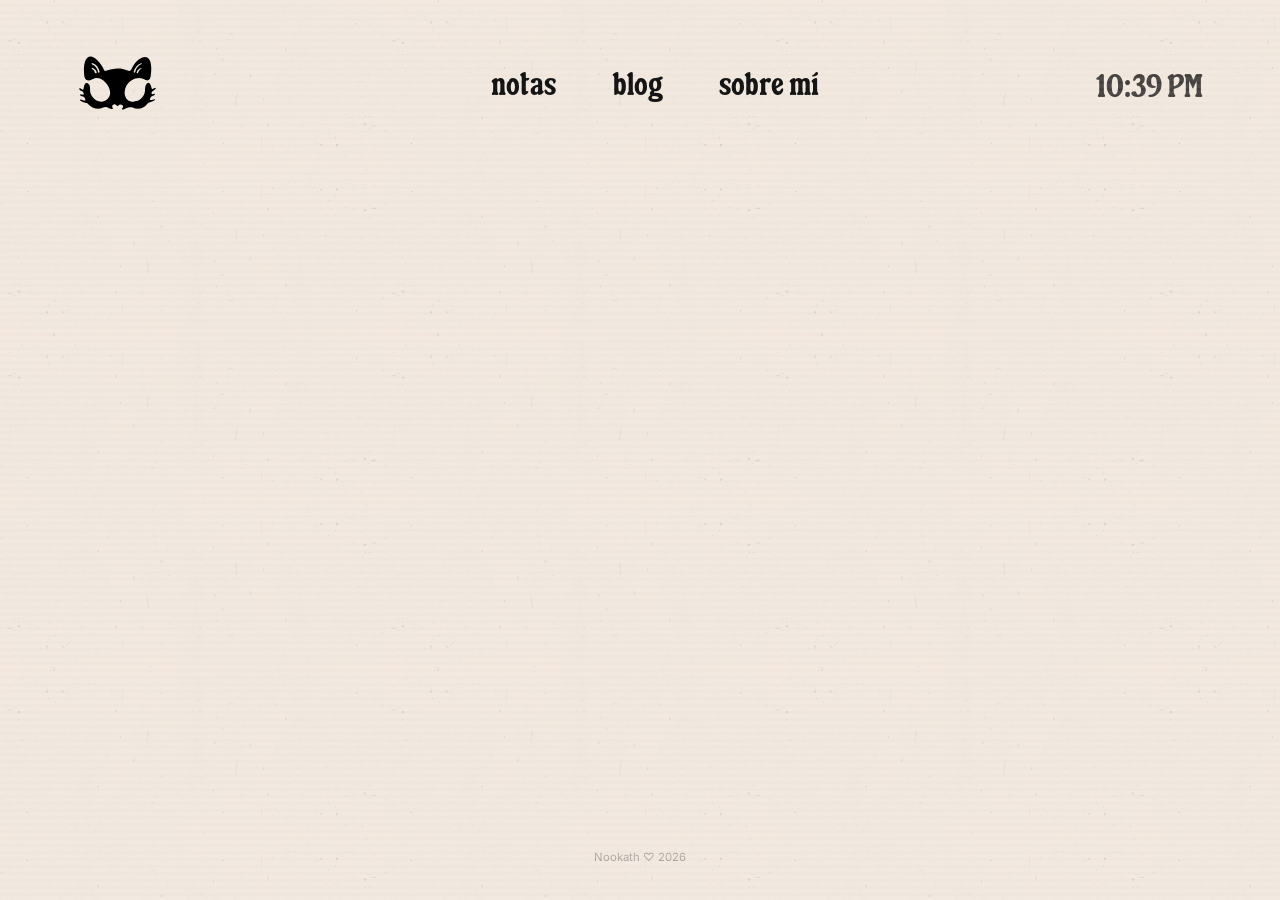
<file: base.html>
<!DOCTYPE html>
<html lang="en" dir="ltr">

<head>
    <meta charset="utf-8">
    <meta name="viewport" content="width=device-width, initial-scale=1.0">
    <title>Titulo página</title>
    <link rel="icon" href="assets/favicon-2.png">
    <link rel="stylesheet" href="reset.css" media="all"/>
    <link rel="stylesheet" href="styles-common.css" media="all"/>
    <link rel="stylesheet" href="effects.css"/>



</head>

<style>

.test {
  display: flex;
  width: 500px;
  border: 1px solid red;
}

.test img {
  width: 20%;
  height: auto;
}


</style>

<body class="lines">

    <header>
    <div class="container">
      <h1 class="sr-only">Nookath</h1>

      <nav>
        <div class="logo-nav">
          <a href="index.html"><img src="assets/Logo.svg" alt="Logo" /></a>
        </div>

        <div id="navcont" class="links-nav">
          <div id="bckgMenu" onclick="closeRespMenu()" aria-hidden="true"></div>
          <div class="bckgNavList"></div>

          <div class="menuItems">
            <svg id="clipMenu" xmlns="http://www.w3.org/2000/svg" version="1.1" viewBox="0 0 768 201.4">
              <g>
                <path
                  d="M195.7,57.5c-.3,1.7-.5,3.5-.7,5.3h0c0,0,0,.2,0,.2v.4c0,0,0,0,0,0h0c0,0-8.6,61.1-8.6,61.1-1.5,16.9-10.7,29.9-24.5,34.8-3.6,1.3-7.3,2-11.2,2s-3.1-.1-4.7-.3c-4.4-.6-8.7-2.1-12.6-4.4-9.1-5.2-15.7-14.4-17.6-24.5-1.6-7.7-.7-14.2,0-20l2.4-17.5,2.2-15.4,1-7.4,7.4,1,20.7,2.9,7.3,1,2.5-17.9c0-.5.1-.9.2-1.4H0v143.8h768V57.5H195.7Z" />
                <path
                  d="M148.5,83.2l-20.7-2.9-2.2,15.4-2.4,17.5c-.7,5.4-1.5,10.9-.1,17.5,1.5,8,6.7,15.3,13.9,19.4,3.1,1.8,6.5,3,9.9,3.4,1.2.2,2.4.3,3.6.3,3,0,5.9-.5,8.6-1.5,11.1-3.9,18.4-14.6,19.6-28.6l8.6-61.2v-.4c.2-1.5.4-3,.6-4.5h-21c0,.7-.2,1.5-.3,2.3l-8.6,61.3v.6c-.2,1.5-1,9.2-6,10.9-.5.2-1.1.3-1.6.3-1.3,0-2.5-.5-3.1-.9-2-1.2-3.5-3.1-3.8-5.1v-.4c-.7-3-.3-6.2.3-10.5l4.6-32.8Z" />
              </g>
              <path class="clipIcon"
                d="M137.1,150.1c3.1,1.8,6.5,3,9.9,3.4,1.2.2,2.4.3,3.6.3,3,0,5.9-.5,8.6-1.5,11.1-3.9,18.4-14.6,19.6-28.6l8.6-61.2v-.4c.4-3.1.8-6,1.3-8.7,1.7-10.6,3.5-21.6-5-35.8l-.3-.5C176.2,6.1,164.7,0,152.3,0c-2.6,0-5.3.3-8,.8-16.5,3.5-29.2,16.9-32.3,34.3l-.9,6.2,20.6,2.9.8-5.7c2-10.7,9.6-16,16-17.3.9-.2,2.2-.4,3.7-.4,4,0,9.5,1.3,13.8,7.5,4.4,7.6,3.6,12.6,2.1,21.6-.5,2.9-1,6.2-1.4,9.8l-8.6,61.3v.6c-.2,1.5-1,9.2-6,10.9-.5.2-1.1.3-1.6.3-1.3,0-2.5-.5-3.1-.9-2-1.2-3.5-3.1-3.8-5.1v-.4c-.7-3-.3-6.2.3-10.5l4.6-32.8-20.7-2.9-2.2,15.4-2.4,17.5c-.7,5.4-1.5,10.9-.1,17.5,1.5,8,6.7,15.3,13.9,19.4Z" />
            </svg>

            <ul class="nav-list">
              <li id="iconsMenu">
                <div id="iconMenu">
                  <svg xmlns="http://www.w3.org/2000/svg" viewBox="0 0 400 100.1">
                    <path
                      d="M.8,94.2c0-4.8,5.6-7.8,5.6-13.1v-27.1c0-10.4-6.5-7.1-6.5-11.8s13.4-14,19.2-14,4.5,2.1,4.8,4.2c.1,1.3.6,1.4,1.1.7,2.1-2.4,6.1-5.6,14-5.6s15.9,8.6,15.9,19.5v34.1c0,5.4,4.8,8.3,4.8,13.1s-1.1,4.5-5.8,4.5-6.1-.8-8-.8c-2.8,0-4.8.8-8.5.8s-5.8-2-5.8-4.5c0-4.8,5.6-7.8,5.6-13.1v-27.9c0-6.2-1.7-13-6.2-13s-7.1,4.5-7.1,7.6v33.3c0,5.4,4.8,8.3,4.8,13.1s-1.1,4.5-5.8,4.5-5.9-.8-8-.8-4.8.8-8.5.8-5.8-2-5.8-4.5Z" />
                    <path
                      d="M64.5,66.4c0-5.8,1.6-23.6,8.9-25.4.8-.1,1.3-.7,1.4-1.7.4-4.7,3.7-12.6,16.2-12.6s26.5,13.7,26.5,38.5-6.8,34.8-26.5,34.8-26.5-18.2-26.5-33.7ZM91,87.5c7.1,0,8.9-11,8.9-24.1s-1.8-21-8.9-21-8.9,15.1-8.9,22c0,12.1,1.8,23.1,8.9,23.1Z" />
                    <path
                      d="M123.1,66.4c0-5.8,1.6-23.6,8.9-25.4.8-.1,1.3-.7,1.4-1.7.4-4.7,3.7-12.6,16.2-12.6s26.5,13.7,26.5,38.5-6.8,34.8-26.5,34.8-26.5-18.2-26.5-33.7ZM149.6,87.5c7.1,0,8.9-11,8.9-24.1s-1.8-21-8.9-21-8.9,15.1-8.9,22c0,12.1,1.8,23.1,8.9,23.1Z" />
                    <path
                      d="M180.5,94.2c0-4.8,5.6-7.8,5.6-13.1V25.8c0-10.4-6.5-7.1-6.5-11.8S193.1,0,198.9,0s4.9,3.7,4.9,6.2v39.6c0,1.3.4,1.4,1.3.4,12.3-14.8,18.6-18.8,24.5-18.8s8.5,3.1,8.5,7.8-4.2,8.9-11.7,8.9-6.3.4-9.2,1.6c-1,.4-1.3,1.3-.8,2.3,5.1,12.6,10.9,26.5,13.8,32.2,3.5,6.9,7.3,10.7,7.3,14.1s-2,4.5-4.5,4.5-3.7-.8-7.3-.8-5.9.8-9.2.8-4.7-2-4.7-4.5,1.3-5.9,1.3-9-.1-2.5-.8-4.1c-1.8-4.2-4.2-10.2-7.2-17.2-.8-1.8-1.3-1.7-1.3.3v16.9c0,5.4,4.8,8.3,4.8,13.1s-1.1,4.5-5.8,4.5-5.9-.8-8-.8-4.8.8-8.5.8-5.8-2-5.8-4.5Z" />
                    <path
                      d="M241.7,81.2c0-15.4,16.2-25.5,30.5-26.2,1,0,1.6-.6,1.6-1.6v-8.2c0-4.1-1.3-7.9-6.6-7.9-7.9,0-1.8,11.6-12.1,11.6s-12.6-2-12.6-7.8,12.7-13.7,26.2-13.7,22.3,10.6,22.3,19.3v26.8c0,10.4,6.6,7.1,6.6,11.8s-13.5,14-19.3,14-4.9-2.7-5.2-5.5c0-1-.3-1.1-1-.3-2.3,2.7-6.8,5.8-13.7,5.8-11,0-16.6-7.6-16.6-18.2ZM265.7,87.2c4.5,0,8-3.9,8-9.5v-11.4c0-1-.6-1.6-1.6-1.6-10.7.7-12.8,8.5-12.8,13.7s3.4,8.7,6.3,8.7Z" />
                    <path
                      d="M305.9,83.9V25.8c0-10.4-6.5-7.1-6.5-11.8s13.4-14,19.2-14,4.9,3.7,4.9,6.2v20.5c0,1,.6,1.6,1.6,1.6h4.1c4.5,0,5.9-1.6,7.6-1.6s2,.8,2,2c0,4.5-3.5,10.9-11.4,10.9h-2.3c-1,0-1.6.6-1.6,1.6v38.5c0,7.8,8.5,1.6,10.9,4.4,2.7,3.1-6.5,15.5-18.3,15.5s-10.2-6.5-10.2-15.5Z" />
                    <path
                      d="M341.2,94.2c0-4.8,5.6-7.8,5.6-13.1V25.8c0-10.4-6.5-7.1-6.5-11.8s13.4-14,19.2-14,4.9,3.7,4.9,6.2v26.2c0,1.3.4,1.4,1,.7,2.1-2.4,6.1-5.6,14-5.6s15.8,8.6,15.8,19.5v34.1c0,5.4,4.8,8.3,4.8,13.1s-1.1,4.5-5.8,4.5-5.9-.8-7.9-.8c-2.8,0-4.8.8-8.5.8s-5.8-2-5.8-4.5c0-4.8,5.6-7.8,5.6-13.1v-29.5c0-6.6-.8-11.4-6.2-11.4s-7.1,4.5-7.1,7.6v33.3c0,5.4,4.8,8.3,4.8,13.1s-1.1,4.5-5.8,4.5-5.9-.8-8-.8-4.8.8-8.5.8-5.8-2-5.8-4.5Z" />
                  </svg>
                </div>
                <button id="closeMenu" onclick="closeRespMenu()" aria-label="close menu">
                  <svg xmlns="http://www.w3.org/2000/svg" viewBox="0 0 100 100">
                    <path
                      d="M96.6,88.2c-1-.9-.4-3.3-1.6-4-2.1-1.3-3.7-3.2-5.2-5.1-1.5-1.9-4-2.9-4.3-6.1-.1-1.7-1.9-1.9-2.7-3.1-.8-1.1-1.1-2.7-1.8-3.8-.6-.9-1.3-1.7-2.2-2.2-.9-.5-2.3-.5-3.1-1.1-1.3-1-2.4-2.3-3.5-3.4s-1.6-1.8-2.5-2.4c-.4-.3-2.2.6-1.9,0,1.2-2.2-.3-1.8-.7-2.5-.8-1.6-3-1.8-4.5-2.7,0,0-.2-.1-.2-.2.8,0,1-.9,1.5-1.4.6-.6.6-1.8,1.8-1.5,1.3.3.6-1.1,1.1-1.5,2.7-2.4,4.9-5.2,7.7-7.5,2.8-2.2,4-6.1,8.4-6.6,1.3-.2,2.4-.7,1.3-3.2,2.1-.5,1.5-3.5,2.6-5,1.3-1.7,4.4-1.7,3.5-5.4,0-.2.2-.2.5,0,1.8,1.2,1.3,0,1.9-.2,1.9-.3,1.4-2.9,1.9-4.5.2-.8.4-1.7.6-2.5.2-.5-.2-1.5-.6-2.5-.6-1.3-2.2-2.9-3.9-4.2-3.9-2.7-5.4-2.3-6.5-1.5-1.9,1.4-3.8,2.8-4.9,5-1.1,2.2-5.3,1.2-5,4.8,0,.2,0,.3-.3.3-.6,0-1.6-.4-1.8-.1-.3.4.2,1.5,0,2-.2.6-1.6.4-1,1.4,1.1,2.3.2,2.6-.9,2.5-2.5-.3-2.8,1.7-4.3,2.4-1.3.7-1.2,2.8-4,1.9-.5-.2-.8.3-.5.8,1,1.6.1,1.5-.2,1.8-1.2,1.4-2.1,3.1-4,3.8-1.8.6.1,5-3.5,3.8-.2,0-.4,0-.3.3,1.5,2.2.2,1.9-.3,2.3-.5.5-1,1-1.7,1.3-.3-.4-.9-.6-1.3-1-.6-.6-1.8-.6-1.5-1.8.3-1.3-1.1-.6-1.5-1.1-2.4-2.7-5.2-4.9-7.5-7.7-2.2-2.8-6.1-4-6.6-8.4-.2-1.3-.7-2.4-3.2-1.3-.5-2.1-3.5-1.5-5-2.6-1.7-1.3-1.7-4.4-5.4-3.5-.2,0-.2-.2,0-.5,1.2-1.8,0-1.3-.2-1.9-.3-1.9-2.9-1.4-4.5-1.9-.8-.2-1.7-.4-2.5-.6-.5-.2-1.5.2-2.5.6-1.3.6-2.9,2.2-4.2,3.9-2.7,3.9-2.3,5.4-1.5,6.5,1.4,1.9,2.8,3.8,5,4.9,2.2,1.1,1.2,5.3,4.8,5,.2,0,.3,0,.3.3,0,.6-.4,1.6-.1,1.8.4.3,1.5-.2,2,0,.6.2.4,1.6,1.4,1,2.3-1.1,2.6-.2,2.5.9-.3,2.5,1.7,2.8,2.4,4.3.7,1.3,2.8,1.2,1.9,4-.2.5.3.8.8.5,1.6-1,1.5-.1,1.8.2,1.4,1.2,3.1,2.1,3.8,4,.6,1.8,5-.1,3.8,3.5,0,.2,0,.4.3.3,2.2-1.5,1.9-.2,2.3.3.5.5.9.9,1.2,1.6.1.8-.7.8-1.1,1.1-.6.4,0,1.8-.4,2.5-.4,1.1-1.8,1.2-3.1,1.4-1.7.3-2.6,1.7-3.3,3.1-.7,1.3-3,.8-3.3,2.7-.3,2.1-2.4,2.6-3.5,4-1.1,1.4-1.7,3.3-2.8,4.8-1.1,1.5-2.7,2.5-3.8,4-.4.6-2.7-.8-2.2.2,1,2.1-.3,1.9-.7,2.4-1.2,1.6-2.7,2.8-4.1,4.2-1.6,1.6-3,3.3-4.8,4.7-1.2.9,0,3.9.5,6.2,0,.2.3.5.5.9,1.3,1.6,6.2,5.3,6.6,4.9.9-1,3.3-.4,4-1.6,1.3-2.1,3.2-3.7,5.1-5.2,1.9-1.5,2.9-4,6.1-4.3,1.7-.1,1.9-1.9,3.1-2.7,1.1-.8,2.7-1.1,3.8-1.8.9-.6,1.7-1.3,2.2-2.2.5-.9.5-2.3,1.1-3.1,1-1.3,2.3-2.4,3.4-3.5.8-.8,1.8-1.6,2.4-2.5.3-.4-.6-2.2,0-1.9,2.2,1.2,1.8-.3,2.5-.7,1.5-.8,1.8-2.6,2.5-4.1,1.3-.5,1.2.5,1.5.9.4.6,1.8,0,2.5.4,1.1.4,1.2,1.8,1.4,3.1.3,1.7,1.7,2.6,3.1,3.3,1.3.7.8,3,2.7,3.3,2.1.3,2.6,2.4,4,3.5,1.4,1.1,3.3,1.7,4.8,2.8,1.5,1.1,2.5,2.7,4,3.8.6.4-.8,2.7.2,2.2,2.1-1,1.9.3,2.4.7,1.6,1.2,2.8,2.7,4.2,4.1,1.6,1.6,3.3,3,4.7,4.8.9,1.2,3.9,0,6.2-.5.2,0,.5-.3.9-.5,1.6-1.3,5.3-6.2,4.9-6.6Z" />
                  </svg>
                </button>
              </li>

              <li><a class="pag-nav link-nav-home" href="/">Inicio</a></li>
              <li><a class="pag-nav" href="notes.html">Notas</a></li>
              <li><a class="pag-nav" href="blog.html">Blog</a></li>
              <li><a class="pag-nav" href="me.html">Sobre mí</a></li>

              <li id="qMnu">
                <p id="quoteMenu" class="nfpx-bs pixel-corners">
                  <span id="quoteDinamic">Buscando una frase para ti...</span>
                  <span class="triangleQuote"></span>
                </p>
              </li>
            </ul>
          </div>

        </div>

        <span id="time-wid">...</span>

        <button id="hambuMenu" onclick="openRespMenu()" aria-label="open menu" aria-expanded="false"
          aria-controls="navcont">
          <svg xmlns="http://www.w3.org/2000/svg" viewBox="0 0 100 100">
            <path
              d="M89.7,21.4c-1.6,0-3.1-.1-4.7,0-.6,0-1.2-.9-1.8,1.1-.3,1-.9-1.4-1.4-1.3-1.5.3-2.9,0-4.4.1-1.4.2-2.8,1-4.3,1.3-1.4.2-2.9-.9-4.2.3-1.2,1-2.2-.8-3.4-.4-1.2.5-2.4.8-3.6-.1-.9-.6-1.7-1.4-2.6-1-.5.3-1,1.4-1.6,1.3-.5,0-1.1-1.1-1.6,1.2,0,.2-.3-.2-.4-.5-.6-1.5-1.3-1.4-1.8-.4-.5,1-.9.9-1.3.9-1.2.1-2.4.2-3.6,0-.9-.2-1.8-1-2.7-1.3-.9-.2-1.9.8-2.8-.3-.9-1.1-1.7-1.1-2.6-1.1-.5,0-1.1-1.1-1.5,1.3,0,.2-.2.2-.3,0-1.4-3.1-2.7,1-4.2.2-1.4-.8-2.9-.2-4.4-.1-.4,0-.8-.7-1.2,1-.1.6-.5.7-.7.2-1.1-2.3-2.2-.9-3.3-1.3-1.3-.4-2.5.6-3.8-1.2-.5-.8-1.3-1.2-1.9,1-.3,1-.9,0-1.4.2-.4.2-.8,1.2-1.1,1.2-.3,0-.6-.8-1-1.3,0-.1-.2-.1-.3,0-1.9,2.5-3.7-.8-5.6-.2-1.9.7-3.8.4-5.7,0-1-.2-2.1-.9-2.8-5.1-.3-1.9-.3-3.9.1-5.1.3-.9.7-1.7,1.1-1.9.6-.4,1.2-.9,1.8-1.2,1.2-.7,2.4-2.7,3.6-1.6.4.3.8-.8,1.2,1.1,0,.3.2.4.3.3,1.7-2.9,3.4-1,5.1-1.2,1.4-.2,2.8-2.5,4.3-1.5.8-2.3,1.7-1.9,2.5-1.2,2.8,2.5,5.7.8,8.5,1.1,2.9.3,5.8,0,8.7.1.5,0,.9-1.3,1.5-.3.5,1,1.2.2,1.9.2s1.2-.5,1.7,0c2.3,2.4,4.5,1,6.8,1.2,2.3.3,4.5.5,6.8-.1,1.4-.4,2.7-1.6,4.1-1.2.6.2,1.2-1,1.8,1.1.2.6.7-1.1,1.1-1.1.9-.2,1.9,0,2.8,0s2.6.2,3.9,0c.8-.1,1.6-1,2.4-1.3.8-.2,1.7-.2,2.5,0,1.1.3,2.1,1.1,3.2,1.3,1.1.2,2.2-.8,3.3.2,2,1.9,3.9.9,5.9,1.1,1.9.2,3.9.4,5.8,0,1.1-.3,2.1,1.6,3.2,1.6.5,0,1.2,5.4,1,7.3,0,.4-.1.7-.2.9-1.1,1.7-2,4.4-3.2,4.2-1.8-.3-3.6,0-5.4,0Z" />
            <path
              d="M89.7,57.5c-1.6,0-3.1-.1-4.7,0-.6,0-1.2-.9-1.8,1.1-.3,1-.9-1.4-1.4-1.3-1.5.3-2.9,0-4.4.1-1.4.2-2.8,1-4.3,1.3-1.4.2-2.9-.9-4.2.3-1.2,1-2.2-.8-3.4-.4-1.2.5-2.4.8-3.6-.1-.9-.6-1.7-1.4-2.6-1-.5.3-1,1.4-1.6,1.3-.5,0-1.1-1.1-1.6,1.2,0,.2-.3-.2-.4-.5-.6-1.5-1.3-1.4-1.8-.4-.5,1-.9.9-1.3.9-1.2.1-2.4.2-3.6,0-.9-.2-1.8-1-2.7-1.3-.9-.2-1.9.8-2.8-.3-.9-1.1-1.7-1.1-2.6-1.1-.5,0-1.1-1.1-1.5,1.3,0,.2-.2.2-.3,0-1.4-3.1-2.7,1-4.2.2-1.4-.8-2.9-.2-4.4-.1-.4,0-.8-.7-1.2,1-.1.6-.5.7-.7.2-1.1-2.3-2.2-.9-3.3-1.3-1.3-.4-2.5.6-3.8-1.2-.5-.8-1.3-1.2-1.9,1-.3,1-.9,0-1.4.2-.4.2-.8,1.2-1.1,1.2-.3,0-.6-.8-1-1.3,0-.1-.2-.1-.3,0-1.9,2.5-3.7-.8-5.6-.2-1.9.7-3.8.4-5.7,0-1-.2-2.1-.9-2.8-5.1-.3-1.9-.3-3.9.1-5.1.3-.9.7-1.7,1.1-1.9.6-.4,1.2-.9,1.8-1.2,1.2-.7,2.4-2.7,3.6-1.6.4.3.8-.8,1.2,1.1,0,.3.2.4.3.3,1.7-2.9,3.4-1,5.1-1.2,1.4-.2,2.8-2.5,4.3-1.5.8-2.3,1.7-1.9,2.5-1.2,2.8,2.5,5.7.8,8.5,1.1,2.9.3,5.8,0,8.7.1.5,0,.9-1.3,1.5-.3.5,1,1.2.2,1.9.2s1.2-.5,1.7,0c2.3,2.4,4.5,1,6.8,1.2,2.3.3,4.5.5,6.8-.1,1.4-.4,2.7-1.6,4.1-1.2.6.2,1.2-1,1.8,1.1.2.6.7-1.1,1.1-1.1.9-.2,1.9,0,2.8,0s2.6.2,3.9,0c.8-.1,1.6-1,2.4-1.3.8-.2,1.7-.2,2.5,0,1.1.3,2.1,1.1,3.2,1.3,1.1.2,2.2-.8,3.3.2,2,1.9,3.9.9,5.9,1.1,1.9.2,3.9.4,5.8,0,1.1-.3,2.1,1.6,3.2,1.6.5,0,1.2,5.4,1,7.3,0,.4-.1.7-.2.9-1.1,1.7-2,4.4-3.2,4.2-1.8-.3-3.6,0-5.4,0Z" />
            <path
              d="M89.7,92.6c-1.6,0-3.1-.1-4.7,0-.6,0-1.2-.9-1.8,1.1-.3,1-.9-1.4-1.4-1.3-1.5.3-2.9,0-4.4.1-1.4.2-2.8,1-4.3,1.3-1.4.2-2.9-.9-4.2.3-1.2,1-2.2-.8-3.4-.4-1.2.5-2.4.8-3.6-.1-.9-.6-1.7-1.4-2.6-1-.5.3-1,1.4-1.6,1.3-.5,0-1.1-1.1-1.6,1.2,0,.2-.3-.2-.4-.5-.6-1.5-1.3-1.4-1.8-.4-.5,1-.9.9-1.3.9-1.2.1-2.4.2-3.6,0-.9-.2-1.8-1-2.7-1.3-.9-.2-1.9.8-2.8-.3-.9-1.1-1.7-1.1-2.6-1.1-.5,0-1.1-1.1-1.5,1.3,0,.2-.2.2-.3,0-1.4-3.1-2.7,1-4.2.2-1.4-.8-2.9-.2-4.4-.1-.4,0-.8-.7-1.2,1-.1.6-.5.7-.7.2-1.1-2.3-2.2-.9-3.3-1.3-1.3-.4-2.5.6-3.8-1.2-.5-.8-1.3-1.2-1.9,1-.3,1-.9,0-1.4.2-.4.2-.8,1.2-1.1,1.2-.3,0-.6-.8-1-1.3,0-.1-.2-.1-.3,0-1.9,2.5-3.7-.8-5.6-.2-1.9.7-3.8.4-5.7,0-1-.2-2.1-.9-2.8-5.1-.3-1.9-.3-3.9.1-5.1.3-.9.7-1.7,1.1-1.9.6-.4,1.2-.9,1.8-1.2,1.2-.7,2.4-2.7,3.6-1.6.4.3.8-.8,1.2,1.1,0,.3.2.4.3.3,1.7-2.9,3.4-1,5.1-1.2,1.4-.2,2.8-2.5,4.3-1.5.8-2.3,1.7-1.9,2.5-1.2,2.8,2.5,5.7.8,8.5,1.1,2.9.3,5.8,0,8.7.1.5,0,.9-1.3,1.5-.3.5,1,1.2.2,1.9.2s1.2-.5,1.7,0c2.3,2.4,4.5,1,6.8,1.2,2.3.3,4.5.5,6.8-.1,1.4-.4,2.7-1.6,4.1-1.2.6.2,1.2-1,1.8,1.1.2.6.7-1.1,1.1-1.1.9-.2,1.9,0,2.8,0s2.6.2,3.9,0c.8-.1,1.6-1,2.4-1.3.8-.2,1.7-.2,2.5,0,1.1.3,2.1,1.1,3.2,1.3,1.1.2,2.2-.8,3.3.2,2,1.9,3.9.9,5.9,1.1,1.9.2,3.9.4,5.8,0,1.1-.3,2.1,1.6,3.2,1.6.5,0,1.2,5.4,1,7.3,0,.4-.1.7-.2.9-1.1,1.7-2,4.4-3.2,4.2-1.8-.3-3.6,0-5.4,0Z" />
          </svg></button>
      </nav>
    </div>
  </header>




    <main class="main-flex" id="main-content">
        <div class="container">

        </div>
    </main>



    <footer>
        <div class="container t-xs c-3"><span>Nookath ♡ <span id="year">2026</span></span></div>
    </footer>

    <!-- Scripts -->
    <script src="assets/scripts/time-script.js"></script>

    <script src="assets/scripts/respMenu.js"></script>

    <script>
        // Busca el elemento con el id "year" y le pone el año actual
        document.getElementById('year').innerText = new Date().getFullYear();
    </script>



</body>

</html>
</file>
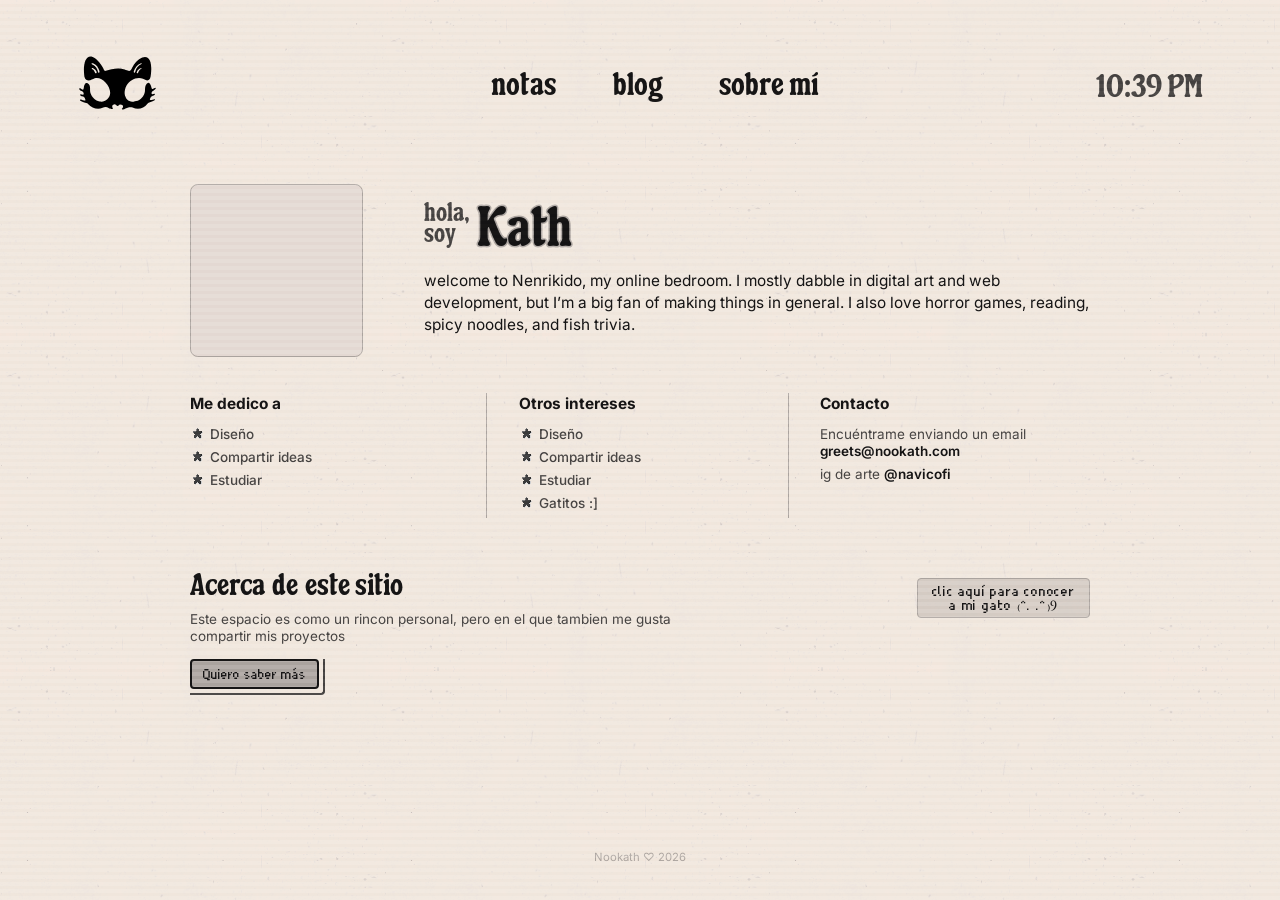
<file: me.html>
<!DOCTYPE html>
<html lang="en" dir="ltr">

<head>
    <meta charset="utf-8">
    <meta name="viewport" content="width=device-width, initial-scale=1.0">
    <title>Acerca de</title>
    <link rel="icon" href="assets/favicon-2.png">
    <link rel="stylesheet" href="reset.css" media="all" />
    <link rel="stylesheet" href="styles-common.css" media="all" />
    <link rel="stylesheet" href="effects.css">

    <link rel="stylesheet" href="me.css">

</head>

<body class="lines">

    <header>
        <div class="container">

            <nav>
                <div class="logo-nav">
                    <a href="index.html"><img src="assets/Logo.svg" alt="Logo" /></a>
                </div>

                <div id="navcont" class="links-nav">
                    <div id="bckgMenu" onclick="closeRespMenu()" aria-hidden="true"></div>
                    <div class="bckgNavList"></div>

                    <div class="menuItems">
                        <svg id="clipMenu" xmlns="http://www.w3.org/2000/svg" version="1.1" viewBox="0 0 768 201.4">
                            <g>
                                <path
                                    d="M195.7,57.5c-.3,1.7-.5,3.5-.7,5.3h0c0,0,0,.2,0,.2v.4c0,0,0,0,0,0h0c0,0-8.6,61.1-8.6,61.1-1.5,16.9-10.7,29.9-24.5,34.8-3.6,1.3-7.3,2-11.2,2s-3.1-.1-4.7-.3c-4.4-.6-8.7-2.1-12.6-4.4-9.1-5.2-15.7-14.4-17.6-24.5-1.6-7.7-.7-14.2,0-20l2.4-17.5,2.2-15.4,1-7.4,7.4,1,20.7,2.9,7.3,1,2.5-17.9c0-.5.1-.9.2-1.4H0v143.8h768V57.5H195.7Z" />
                                <path
                                    d="M148.5,83.2l-20.7-2.9-2.2,15.4-2.4,17.5c-.7,5.4-1.5,10.9-.1,17.5,1.5,8,6.7,15.3,13.9,19.4,3.1,1.8,6.5,3,9.9,3.4,1.2.2,2.4.3,3.6.3,3,0,5.9-.5,8.6-1.5,11.1-3.9,18.4-14.6,19.6-28.6l8.6-61.2v-.4c.2-1.5.4-3,.6-4.5h-21c0,.7-.2,1.5-.3,2.3l-8.6,61.3v.6c-.2,1.5-1,9.2-6,10.9-.5.2-1.1.3-1.6.3-1.3,0-2.5-.5-3.1-.9-2-1.2-3.5-3.1-3.8-5.1v-.4c-.7-3-.3-6.2.3-10.5l4.6-32.8Z" />
                            </g>
                            <path class="clipIcon"
                                d="M137.1,150.1c3.1,1.8,6.5,3,9.9,3.4,1.2.2,2.4.3,3.6.3,3,0,5.9-.5,8.6-1.5,11.1-3.9,18.4-14.6,19.6-28.6l8.6-61.2v-.4c.4-3.1.8-6,1.3-8.7,1.7-10.6,3.5-21.6-5-35.8l-.3-.5C176.2,6.1,164.7,0,152.3,0c-2.6,0-5.3.3-8,.8-16.5,3.5-29.2,16.9-32.3,34.3l-.9,6.2,20.6,2.9.8-5.7c2-10.7,9.6-16,16-17.3.9-.2,2.2-.4,3.7-.4,4,0,9.5,1.3,13.8,7.5,4.4,7.6,3.6,12.6,2.1,21.6-.5,2.9-1,6.2-1.4,9.8l-8.6,61.3v.6c-.2,1.5-1,9.2-6,10.9-.5.2-1.1.3-1.6.3-1.3,0-2.5-.5-3.1-.9-2-1.2-3.5-3.1-3.8-5.1v-.4c-.7-3-.3-6.2.3-10.5l4.6-32.8-20.7-2.9-2.2,15.4-2.4,17.5c-.7,5.4-1.5,10.9-.1,17.5,1.5,8,6.7,15.3,13.9,19.4Z" />
                        </svg>

                        <ul class="nav-list">
                            <li id="iconsMenu">
                                <div id="iconMenu">
                                    <svg xmlns="http://www.w3.org/2000/svg" viewBox="0 0 400 100.1">
                                        <path
                                            d="M.8,94.2c0-4.8,5.6-7.8,5.6-13.1v-27.1c0-10.4-6.5-7.1-6.5-11.8s13.4-14,19.2-14,4.5,2.1,4.8,4.2c.1,1.3.6,1.4,1.1.7,2.1-2.4,6.1-5.6,14-5.6s15.9,8.6,15.9,19.5v34.1c0,5.4,4.8,8.3,4.8,13.1s-1.1,4.5-5.8,4.5-6.1-.8-8-.8c-2.8,0-4.8.8-8.5.8s-5.8-2-5.8-4.5c0-4.8,5.6-7.8,5.6-13.1v-27.9c0-6.2-1.7-13-6.2-13s-7.1,4.5-7.1,7.6v33.3c0,5.4,4.8,8.3,4.8,13.1s-1.1,4.5-5.8,4.5-5.9-.8-8-.8-4.8.8-8.5.8-5.8-2-5.8-4.5Z" />
                                        <path
                                            d="M64.5,66.4c0-5.8,1.6-23.6,8.9-25.4.8-.1,1.3-.7,1.4-1.7.4-4.7,3.7-12.6,16.2-12.6s26.5,13.7,26.5,38.5-6.8,34.8-26.5,34.8-26.5-18.2-26.5-33.7ZM91,87.5c7.1,0,8.9-11,8.9-24.1s-1.8-21-8.9-21-8.9,15.1-8.9,22c0,12.1,1.8,23.1,8.9,23.1Z" />
                                        <path
                                            d="M123.1,66.4c0-5.8,1.6-23.6,8.9-25.4.8-.1,1.3-.7,1.4-1.7.4-4.7,3.7-12.6,16.2-12.6s26.5,13.7,26.5,38.5-6.8,34.8-26.5,34.8-26.5-18.2-26.5-33.7ZM149.6,87.5c7.1,0,8.9-11,8.9-24.1s-1.8-21-8.9-21-8.9,15.1-8.9,22c0,12.1,1.8,23.1,8.9,23.1Z" />
                                        <path
                                            d="M180.5,94.2c0-4.8,5.6-7.8,5.6-13.1V25.8c0-10.4-6.5-7.1-6.5-11.8S193.1,0,198.9,0s4.9,3.7,4.9,6.2v39.6c0,1.3.4,1.4,1.3.4,12.3-14.8,18.6-18.8,24.5-18.8s8.5,3.1,8.5,7.8-4.2,8.9-11.7,8.9-6.3.4-9.2,1.6c-1,.4-1.3,1.3-.8,2.3,5.1,12.6,10.9,26.5,13.8,32.2,3.5,6.9,7.3,10.7,7.3,14.1s-2,4.5-4.5,4.5-3.7-.8-7.3-.8-5.9.8-9.2.8-4.7-2-4.7-4.5,1.3-5.9,1.3-9-.1-2.5-.8-4.1c-1.8-4.2-4.2-10.2-7.2-17.2-.8-1.8-1.3-1.7-1.3.3v16.9c0,5.4,4.8,8.3,4.8,13.1s-1.1,4.5-5.8,4.5-5.9-.8-8-.8-4.8.8-8.5.8-5.8-2-5.8-4.5Z" />
                                        <path
                                            d="M241.7,81.2c0-15.4,16.2-25.5,30.5-26.2,1,0,1.6-.6,1.6-1.6v-8.2c0-4.1-1.3-7.9-6.6-7.9-7.9,0-1.8,11.6-12.1,11.6s-12.6-2-12.6-7.8,12.7-13.7,26.2-13.7,22.3,10.6,22.3,19.3v26.8c0,10.4,6.6,7.1,6.6,11.8s-13.5,14-19.3,14-4.9-2.7-5.2-5.5c0-1-.3-1.1-1-.3-2.3,2.7-6.8,5.8-13.7,5.8-11,0-16.6-7.6-16.6-18.2ZM265.7,87.2c4.5,0,8-3.9,8-9.5v-11.4c0-1-.6-1.6-1.6-1.6-10.7.7-12.8,8.5-12.8,13.7s3.4,8.7,6.3,8.7Z" />
                                        <path
                                            d="M305.9,83.9V25.8c0-10.4-6.5-7.1-6.5-11.8s13.4-14,19.2-14,4.9,3.7,4.9,6.2v20.5c0,1,.6,1.6,1.6,1.6h4.1c4.5,0,5.9-1.6,7.6-1.6s2,.8,2,2c0,4.5-3.5,10.9-11.4,10.9h-2.3c-1,0-1.6.6-1.6,1.6v38.5c0,7.8,8.5,1.6,10.9,4.4,2.7,3.1-6.5,15.5-18.3,15.5s-10.2-6.5-10.2-15.5Z" />
                                        <path
                                            d="M341.2,94.2c0-4.8,5.6-7.8,5.6-13.1V25.8c0-10.4-6.5-7.1-6.5-11.8s13.4-14,19.2-14,4.9,3.7,4.9,6.2v26.2c0,1.3.4,1.4,1,.7,2.1-2.4,6.1-5.6,14-5.6s15.8,8.6,15.8,19.5v34.1c0,5.4,4.8,8.3,4.8,13.1s-1.1,4.5-5.8,4.5-5.9-.8-7.9-.8c-2.8,0-4.8.8-8.5.8s-5.8-2-5.8-4.5c0-4.8,5.6-7.8,5.6-13.1v-29.5c0-6.6-.8-11.4-6.2-11.4s-7.1,4.5-7.1,7.6v33.3c0,5.4,4.8,8.3,4.8,13.1s-1.1,4.5-5.8,4.5-5.9-.8-8-.8-4.8.8-8.5.8-5.8-2-5.8-4.5Z" />
                                    </svg>
                                </div>
                                <button id="closeMenu" onclick="closeRespMenu()" aria-label="close menu">
                                    <svg xmlns="http://www.w3.org/2000/svg" viewBox="0 0 100 100">
                                        <path
                                            d="M96.6,88.2c-1-.9-.4-3.3-1.6-4-2.1-1.3-3.7-3.2-5.2-5.1-1.5-1.9-4-2.9-4.3-6.1-.1-1.7-1.9-1.9-2.7-3.1-.8-1.1-1.1-2.7-1.8-3.8-.6-.9-1.3-1.7-2.2-2.2-.9-.5-2.3-.5-3.1-1.1-1.3-1-2.4-2.3-3.5-3.4s-1.6-1.8-2.5-2.4c-.4-.3-2.2.6-1.9,0,1.2-2.2-.3-1.8-.7-2.5-.8-1.6-3-1.8-4.5-2.7,0,0-.2-.1-.2-.2.8,0,1-.9,1.5-1.4.6-.6.6-1.8,1.8-1.5,1.3.3.6-1.1,1.1-1.5,2.7-2.4,4.9-5.2,7.7-7.5,2.8-2.2,4-6.1,8.4-6.6,1.3-.2,2.4-.7,1.3-3.2,2.1-.5,1.5-3.5,2.6-5,1.3-1.7,4.4-1.7,3.5-5.4,0-.2.2-.2.5,0,1.8,1.2,1.3,0,1.9-.2,1.9-.3,1.4-2.9,1.9-4.5.2-.8.4-1.7.6-2.5.2-.5-.2-1.5-.6-2.5-.6-1.3-2.2-2.9-3.9-4.2-3.9-2.7-5.4-2.3-6.5-1.5-1.9,1.4-3.8,2.8-4.9,5-1.1,2.2-5.3,1.2-5,4.8,0,.2,0,.3-.3.3-.6,0-1.6-.4-1.8-.1-.3.4.2,1.5,0,2-.2.6-1.6.4-1,1.4,1.1,2.3.2,2.6-.9,2.5-2.5-.3-2.8,1.7-4.3,2.4-1.3.7-1.2,2.8-4,1.9-.5-.2-.8.3-.5.8,1,1.6.1,1.5-.2,1.8-1.2,1.4-2.1,3.1-4,3.8-1.8.6.1,5-3.5,3.8-.2,0-.4,0-.3.3,1.5,2.2.2,1.9-.3,2.3-.5.5-1,1-1.7,1.3-.3-.4-.9-.6-1.3-1-.6-.6-1.8-.6-1.5-1.8.3-1.3-1.1-.6-1.5-1.1-2.4-2.7-5.2-4.9-7.5-7.7-2.2-2.8-6.1-4-6.6-8.4-.2-1.3-.7-2.4-3.2-1.3-.5-2.1-3.5-1.5-5-2.6-1.7-1.3-1.7-4.4-5.4-3.5-.2,0-.2-.2,0-.5,1.2-1.8,0-1.3-.2-1.9-.3-1.9-2.9-1.4-4.5-1.9-.8-.2-1.7-.4-2.5-.6-.5-.2-1.5.2-2.5.6-1.3.6-2.9,2.2-4.2,3.9-2.7,3.9-2.3,5.4-1.5,6.5,1.4,1.9,2.8,3.8,5,4.9,2.2,1.1,1.2,5.3,4.8,5,.2,0,.3,0,.3.3,0,.6-.4,1.6-.1,1.8.4.3,1.5-.2,2,0,.6.2.4,1.6,1.4,1,2.3-1.1,2.6-.2,2.5.9-.3,2.5,1.7,2.8,2.4,4.3.7,1.3,2.8,1.2,1.9,4-.2.5.3.8.8.5,1.6-1,1.5-.1,1.8.2,1.4,1.2,3.1,2.1,3.8,4,.6,1.8,5-.1,3.8,3.5,0,.2,0,.4.3.3,2.2-1.5,1.9-.2,2.3.3.5.5.9.9,1.2,1.6.1.8-.7.8-1.1,1.1-.6.4,0,1.8-.4,2.5-.4,1.1-1.8,1.2-3.1,1.4-1.7.3-2.6,1.7-3.3,3.1-.7,1.3-3,.8-3.3,2.7-.3,2.1-2.4,2.6-3.5,4-1.1,1.4-1.7,3.3-2.8,4.8-1.1,1.5-2.7,2.5-3.8,4-.4.6-2.7-.8-2.2.2,1,2.1-.3,1.9-.7,2.4-1.2,1.6-2.7,2.8-4.1,4.2-1.6,1.6-3,3.3-4.8,4.7-1.2.9,0,3.9.5,6.2,0,.2.3.5.5.9,1.3,1.6,6.2,5.3,6.6,4.9.9-1,3.3-.4,4-1.6,1.3-2.1,3.2-3.7,5.1-5.2,1.9-1.5,2.9-4,6.1-4.3,1.7-.1,1.9-1.9,3.1-2.7,1.1-.8,2.7-1.1,3.8-1.8.9-.6,1.7-1.3,2.2-2.2.5-.9.5-2.3,1.1-3.1,1-1.3,2.3-2.4,3.4-3.5.8-.8,1.8-1.6,2.4-2.5.3-.4-.6-2.2,0-1.9,2.2,1.2,1.8-.3,2.5-.7,1.5-.8,1.8-2.6,2.5-4.1,1.3-.5,1.2.5,1.5.9.4.6,1.8,0,2.5.4,1.1.4,1.2,1.8,1.4,3.1.3,1.7,1.7,2.6,3.1,3.3,1.3.7.8,3,2.7,3.3,2.1.3,2.6,2.4,4,3.5,1.4,1.1,3.3,1.7,4.8,2.8,1.5,1.1,2.5,2.7,4,3.8.6.4-.8,2.7.2,2.2,2.1-1,1.9.3,2.4.7,1.6,1.2,2.8,2.7,4.2,4.1,1.6,1.6,3.3,3,4.7,4.8.9,1.2,3.9,0,6.2-.5.2,0,.5-.3.9-.5,1.6-1.3,5.3-6.2,4.9-6.6Z" />
                                    </svg>
                                </button>
                            </li>

                            <li><a class="pag-nav link-nav-home" href="index.html">Inicio</a></li>
                            <li><a class="pag-nav" href="notes.html">Notas</a></li>
                            <li><a class="pag-nav" href="blog.html">Blog</a></li>
                            <li><a class="pag-nav" href="me.html">Sobre mí</a></li>

                            <li id="qMnu">
                                <p id="quoteMenu" class="nfpx-bs pixel-corners">
                                    <span id="quoteDinamic">Buscando una frase para ti...</span>
                                    <span class="triangleQuote"></span>
                                </p>
                            </li>
                        </ul>
                    </div>

                </div>

                <span id="time-wid">...</span>

                <button id="hambuMenu" onclick="openRespMenu()" aria-label="open menu" aria-expanded="false"
                    aria-controls="navcont">
                    <svg xmlns="http://www.w3.org/2000/svg" viewBox="0 0 100 100">
                        <path
                            d="M89.7,21.4c-1.6,0-3.1-.1-4.7,0-.6,0-1.2-.9-1.8,1.1-.3,1-.9-1.4-1.4-1.3-1.5.3-2.9,0-4.4.1-1.4.2-2.8,1-4.3,1.3-1.4.2-2.9-.9-4.2.3-1.2,1-2.2-.8-3.4-.4-1.2.5-2.4.8-3.6-.1-.9-.6-1.7-1.4-2.6-1-.5.3-1,1.4-1.6,1.3-.5,0-1.1-1.1-1.6,1.2,0,.2-.3-.2-.4-.5-.6-1.5-1.3-1.4-1.8-.4-.5,1-.9.9-1.3.9-1.2.1-2.4.2-3.6,0-.9-.2-1.8-1-2.7-1.3-.9-.2-1.9.8-2.8-.3-.9-1.1-1.7-1.1-2.6-1.1-.5,0-1.1-1.1-1.5,1.3,0,.2-.2.2-.3,0-1.4-3.1-2.7,1-4.2.2-1.4-.8-2.9-.2-4.4-.1-.4,0-.8-.7-1.2,1-.1.6-.5.7-.7.2-1.1-2.3-2.2-.9-3.3-1.3-1.3-.4-2.5.6-3.8-1.2-.5-.8-1.3-1.2-1.9,1-.3,1-.9,0-1.4.2-.4.2-.8,1.2-1.1,1.2-.3,0-.6-.8-1-1.3,0-.1-.2-.1-.3,0-1.9,2.5-3.7-.8-5.6-.2-1.9.7-3.8.4-5.7,0-1-.2-2.1-.9-2.8-5.1-.3-1.9-.3-3.9.1-5.1.3-.9.7-1.7,1.1-1.9.6-.4,1.2-.9,1.8-1.2,1.2-.7,2.4-2.7,3.6-1.6.4.3.8-.8,1.2,1.1,0,.3.2.4.3.3,1.7-2.9,3.4-1,5.1-1.2,1.4-.2,2.8-2.5,4.3-1.5.8-2.3,1.7-1.9,2.5-1.2,2.8,2.5,5.7.8,8.5,1.1,2.9.3,5.8,0,8.7.1.5,0,.9-1.3,1.5-.3.5,1,1.2.2,1.9.2s1.2-.5,1.7,0c2.3,2.4,4.5,1,6.8,1.2,2.3.3,4.5.5,6.8-.1,1.4-.4,2.7-1.6,4.1-1.2.6.2,1.2-1,1.8,1.1.2.6.7-1.1,1.1-1.1.9-.2,1.9,0,2.8,0s2.6.2,3.9,0c.8-.1,1.6-1,2.4-1.3.8-.2,1.7-.2,2.5,0,1.1.3,2.1,1.1,3.2,1.3,1.1.2,2.2-.8,3.3.2,2,1.9,3.9.9,5.9,1.1,1.9.2,3.9.4,5.8,0,1.1-.3,2.1,1.6,3.2,1.6.5,0,1.2,5.4,1,7.3,0,.4-.1.7-.2.9-1.1,1.7-2,4.4-3.2,4.2-1.8-.3-3.6,0-5.4,0Z" />
                        <path
                            d="M89.7,57.5c-1.6,0-3.1-.1-4.7,0-.6,0-1.2-.9-1.8,1.1-.3,1-.9-1.4-1.4-1.3-1.5.3-2.9,0-4.4.1-1.4.2-2.8,1-4.3,1.3-1.4.2-2.9-.9-4.2.3-1.2,1-2.2-.8-3.4-.4-1.2.5-2.4.8-3.6-.1-.9-.6-1.7-1.4-2.6-1-.5.3-1,1.4-1.6,1.3-.5,0-1.1-1.1-1.6,1.2,0,.2-.3-.2-.4-.5-.6-1.5-1.3-1.4-1.8-.4-.5,1-.9.9-1.3.9-1.2.1-2.4.2-3.6,0-.9-.2-1.8-1-2.7-1.3-.9-.2-1.9.8-2.8-.3-.9-1.1-1.7-1.1-2.6-1.1-.5,0-1.1-1.1-1.5,1.3,0,.2-.2.2-.3,0-1.4-3.1-2.7,1-4.2.2-1.4-.8-2.9-.2-4.4-.1-.4,0-.8-.7-1.2,1-.1.6-.5.7-.7.2-1.1-2.3-2.2-.9-3.3-1.3-1.3-.4-2.5.6-3.8-1.2-.5-.8-1.3-1.2-1.9,1-.3,1-.9,0-1.4.2-.4.2-.8,1.2-1.1,1.2-.3,0-.6-.8-1-1.3,0-.1-.2-.1-.3,0-1.9,2.5-3.7-.8-5.6-.2-1.9.7-3.8.4-5.7,0-1-.2-2.1-.9-2.8-5.1-.3-1.9-.3-3.9.1-5.1.3-.9.7-1.7,1.1-1.9.6-.4,1.2-.9,1.8-1.2,1.2-.7,2.4-2.7,3.6-1.6.4.3.8-.8,1.2,1.1,0,.3.2.4.3.3,1.7-2.9,3.4-1,5.1-1.2,1.4-.2,2.8-2.5,4.3-1.5.8-2.3,1.7-1.9,2.5-1.2,2.8,2.5,5.7.8,8.5,1.1,2.9.3,5.8,0,8.7.1.5,0,.9-1.3,1.5-.3.5,1,1.2.2,1.9.2s1.2-.5,1.7,0c2.3,2.4,4.5,1,6.8,1.2,2.3.3,4.5.5,6.8-.1,1.4-.4,2.7-1.6,4.1-1.2.6.2,1.2-1,1.8,1.1.2.6.7-1.1,1.1-1.1.9-.2,1.9,0,2.8,0s2.6.2,3.9,0c.8-.1,1.6-1,2.4-1.3.8-.2,1.7-.2,2.5,0,1.1.3,2.1,1.1,3.2,1.3,1.1.2,2.2-.8,3.3.2,2,1.9,3.9.9,5.9,1.1,1.9.2,3.9.4,5.8,0,1.1-.3,2.1,1.6,3.2,1.6.5,0,1.2,5.4,1,7.3,0,.4-.1.7-.2.9-1.1,1.7-2,4.4-3.2,4.2-1.8-.3-3.6,0-5.4,0Z" />
                        <path
                            d="M89.7,92.6c-1.6,0-3.1-.1-4.7,0-.6,0-1.2-.9-1.8,1.1-.3,1-.9-1.4-1.4-1.3-1.5.3-2.9,0-4.4.1-1.4.2-2.8,1-4.3,1.3-1.4.2-2.9-.9-4.2.3-1.2,1-2.2-.8-3.4-.4-1.2.5-2.4.8-3.6-.1-.9-.6-1.7-1.4-2.6-1-.5.3-1,1.4-1.6,1.3-.5,0-1.1-1.1-1.6,1.2,0,.2-.3-.2-.4-.5-.6-1.5-1.3-1.4-1.8-.4-.5,1-.9.9-1.3.9-1.2.1-2.4.2-3.6,0-.9-.2-1.8-1-2.7-1.3-.9-.2-1.9.8-2.8-.3-.9-1.1-1.7-1.1-2.6-1.1-.5,0-1.1-1.1-1.5,1.3,0,.2-.2.2-.3,0-1.4-3.1-2.7,1-4.2.2-1.4-.8-2.9-.2-4.4-.1-.4,0-.8-.7-1.2,1-.1.6-.5.7-.7.2-1.1-2.3-2.2-.9-3.3-1.3-1.3-.4-2.5.6-3.8-1.2-.5-.8-1.3-1.2-1.9,1-.3,1-.9,0-1.4.2-.4.2-.8,1.2-1.1,1.2-.3,0-.6-.8-1-1.3,0-.1-.2-.1-.3,0-1.9,2.5-3.7-.8-5.6-.2-1.9.7-3.8.4-5.7,0-1-.2-2.1-.9-2.8-5.1-.3-1.9-.3-3.9.1-5.1.3-.9.7-1.7,1.1-1.9.6-.4,1.2-.9,1.8-1.2,1.2-.7,2.4-2.7,3.6-1.6.4.3.8-.8,1.2,1.1,0,.3.2.4.3.3,1.7-2.9,3.4-1,5.1-1.2,1.4-.2,2.8-2.5,4.3-1.5.8-2.3,1.7-1.9,2.5-1.2,2.8,2.5,5.7.8,8.5,1.1,2.9.3,5.8,0,8.7.1.5,0,.9-1.3,1.5-.3.5,1,1.2.2,1.9.2s1.2-.5,1.7,0c2.3,2.4,4.5,1,6.8,1.2,2.3.3,4.5.5,6.8-.1,1.4-.4,2.7-1.6,4.1-1.2.6.2,1.2-1,1.8,1.1.2.6.7-1.1,1.1-1.1.9-.2,1.9,0,2.8,0s2.6.2,3.9,0c.8-.1,1.6-1,2.4-1.3.8-.2,1.7-.2,2.5,0,1.1.3,2.1,1.1,3.2,1.3,1.1.2,2.2-.8,3.3.2,2,1.9,3.9.9,5.9,1.1,1.9.2,3.9.4,5.8,0,1.1-.3,2.1,1.6,3.2,1.6.5,0,1.2,5.4,1,7.3,0,.4-.1.7-.2.9-1.1,1.7-2,4.4-3.2,4.2-1.8-.3-3.6,0-5.4,0Z" />
                    </svg></button>
            </nav>
        </div>
    </header>



    <main class="main-flex margin-nav" id="main-content">
        <div class="container">

            <div class="about flex-c">

                <div class="ab1">
                    <div class="profile-img"></div>
                    <div class="ab-txts flex-c">
                        <div class="ab-title"><span class="h2 sp1">hola,<br>soy</span><span class="sp2 h1">Kath</span>
                        </div>
                        <p class="t-bs">welcome to Nenrikido, my online bedroom. I mostly dabble in digital art and web
                            development, but I’m a big fan of making things in general. I also love horror games,
                            reading, spicy noodles, and fish trivia.</p>
                    </div>

                </div>

                <div class="ab2">
                    <div class="a-row">
                        <p class="t-bs">Me dedico a</p>
                        <ul class="c-2 t-sm ul-stlye2">
                            <li>Diseño</li>
                            <li>Compartir ideas</li>
                            <li>Estudiar</li>
                        </ul>
                    </div>

                    <div class="a-row">
                        <p class="t-bs">Otros intereses</p>
                        <ul class="c-2 t-sm ul-stlye2">
                            <li>Diseño</li>
                            <li>Compartir ideas</li>
                            <li>Estudiar</li>
                            <li>Gatitos :] </li>
                        </ul>
                    </div>

                    <div class="a-row">
                        <p class="t-bs">Contacto</p>
                        <ul class="c-2 t-sm ul-style-none">
                            <li>Encuéntrame enviando un email <a href="" class="a-none">greets@nookath.com</a></li>
                            <li>ig de arte <a href="" class="a-none">@navicofi</a></li>
                        </ul>
                    </div>

                </div>


                <div class="ab3">
                    <div class="ab-web flex-c">
                        <h3>Acerca de este sitio</h3>
                        <p class="t-sm c-2">Este espacio es como un rincon personal, pero en el que tambien me gusta
                            compartir mis proyectos</p>
                        <a href="" class="bttn-prop bttn-style3">
                            <div>Quiero saber más</div>
                        </a>
                    </div>

                    <a href="" class="a-none">
                        <div class="ab-cat nfpx-sm">clic aquí para conocer a mi gato ₍^. .^₎Ⳋ</div>
                    </a>


                </div>

            </div>

        </div>
    </main>


    <footer>
        <div class="container t-xs c-3"><span>Nookath ♡ <span id="year">2026</span></span></div>
    </footer>

    <!-- Scripts -->
    <script src="assets/scripts/respMenu.js"></script>
    <script src="assets/scripts/time-script.js"></script>

    <script>
        // Busca el elemento con el id "year" y le pone el año actual
        document.getElementById('year').innerText = new Date().getFullYear();
    </script>


</body>

</html>
</file>
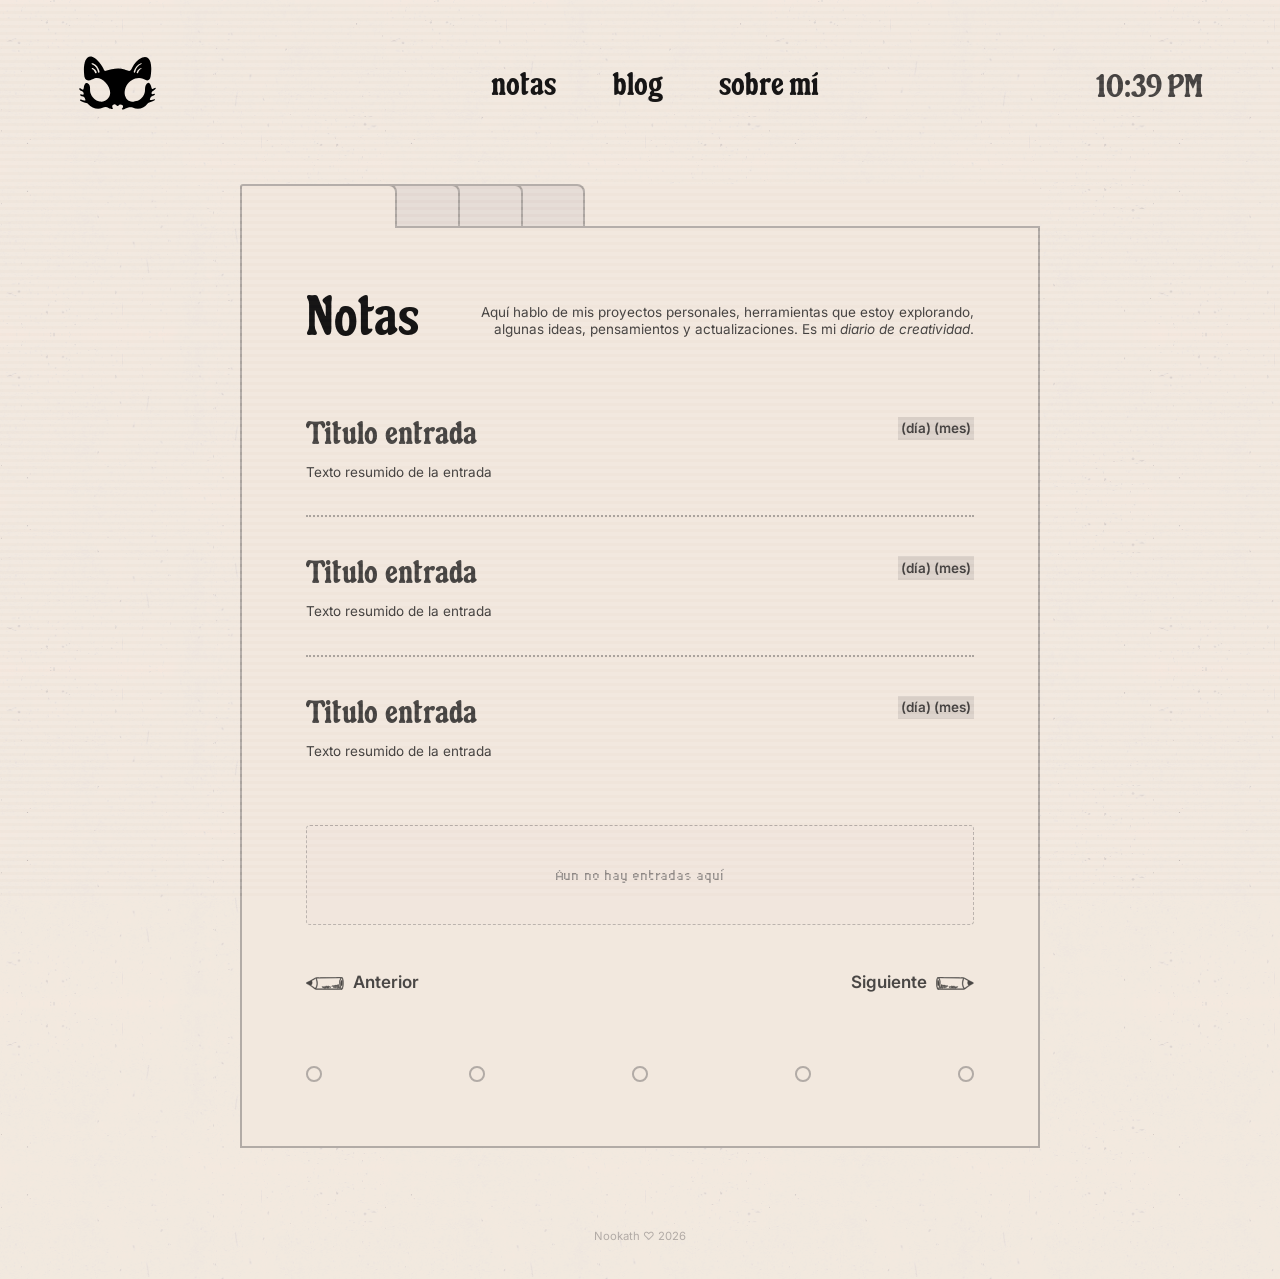
<file: notes.html>
<!DOCTYPE html>
<html lang="en" dir="ltr">

<head>
    <meta charset="utf-8">
    <meta name="viewport" content="width=device-width, initial-scale=1.0">
    <title>Notas</title>
    <link rel="icon" href="assets/favicon-2.png">
    <link rel="stylesheet" href="reset.css" media="all" />
    <link rel="stylesheet" href="styles-common.css" media="all" />
    <link rel="stylesheet" href="effects.css">
    <link rel="stylesheet" href="notes.css">


</head>

<body class="lines">

    <header>
        <div class="container">

            <nav>
                <div class="logo-nav">
                    <a href="index.html"><img src="assets/Logo.svg" alt="Logo" /></a>
                </div>

                <div id="navcont" class="links-nav">
                    <div id="bckgMenu" onclick="closeRespMenu()" aria-hidden="true"></div>
                    <div class="bckgNavList"></div>

                    <div class="menuItems">
                        <svg id="clipMenu" xmlns="http://www.w3.org/2000/svg" version="1.1" viewBox="0 0 768 201.4">
                            <g>
                                <path
                                    d="M195.7,57.5c-.3,1.7-.5,3.5-.7,5.3h0c0,0,0,.2,0,.2v.4c0,0,0,0,0,0h0c0,0-8.6,61.1-8.6,61.1-1.5,16.9-10.7,29.9-24.5,34.8-3.6,1.3-7.3,2-11.2,2s-3.1-.1-4.7-.3c-4.4-.6-8.7-2.1-12.6-4.4-9.1-5.2-15.7-14.4-17.6-24.5-1.6-7.7-.7-14.2,0-20l2.4-17.5,2.2-15.4,1-7.4,7.4,1,20.7,2.9,7.3,1,2.5-17.9c0-.5.1-.9.2-1.4H0v143.8h768V57.5H195.7Z" />
                                <path
                                    d="M148.5,83.2l-20.7-2.9-2.2,15.4-2.4,17.5c-.7,5.4-1.5,10.9-.1,17.5,1.5,8,6.7,15.3,13.9,19.4,3.1,1.8,6.5,3,9.9,3.4,1.2.2,2.4.3,3.6.3,3,0,5.9-.5,8.6-1.5,11.1-3.9,18.4-14.6,19.6-28.6l8.6-61.2v-.4c.2-1.5.4-3,.6-4.5h-21c0,.7-.2,1.5-.3,2.3l-8.6,61.3v.6c-.2,1.5-1,9.2-6,10.9-.5.2-1.1.3-1.6.3-1.3,0-2.5-.5-3.1-.9-2-1.2-3.5-3.1-3.8-5.1v-.4c-.7-3-.3-6.2.3-10.5l4.6-32.8Z" />
                            </g>
                            <path class="clipIcon"
                                d="M137.1,150.1c3.1,1.8,6.5,3,9.9,3.4,1.2.2,2.4.3,3.6.3,3,0,5.9-.5,8.6-1.5,11.1-3.9,18.4-14.6,19.6-28.6l8.6-61.2v-.4c.4-3.1.8-6,1.3-8.7,1.7-10.6,3.5-21.6-5-35.8l-.3-.5C176.2,6.1,164.7,0,152.3,0c-2.6,0-5.3.3-8,.8-16.5,3.5-29.2,16.9-32.3,34.3l-.9,6.2,20.6,2.9.8-5.7c2-10.7,9.6-16,16-17.3.9-.2,2.2-.4,3.7-.4,4,0,9.5,1.3,13.8,7.5,4.4,7.6,3.6,12.6,2.1,21.6-.5,2.9-1,6.2-1.4,9.8l-8.6,61.3v.6c-.2,1.5-1,9.2-6,10.9-.5.2-1.1.3-1.6.3-1.3,0-2.5-.5-3.1-.9-2-1.2-3.5-3.1-3.8-5.1v-.4c-.7-3-.3-6.2.3-10.5l4.6-32.8-20.7-2.9-2.2,15.4-2.4,17.5c-.7,5.4-1.5,10.9-.1,17.5,1.5,8,6.7,15.3,13.9,19.4Z" />
                        </svg>

                        <ul class="nav-list">
                            <li id="iconsMenu">
                                <div id="iconMenu">
                                    <svg xmlns="http://www.w3.org/2000/svg" viewBox="0 0 400 100.1">
                                        <path
                                            d="M.8,94.2c0-4.8,5.6-7.8,5.6-13.1v-27.1c0-10.4-6.5-7.1-6.5-11.8s13.4-14,19.2-14,4.5,2.1,4.8,4.2c.1,1.3.6,1.4,1.1.7,2.1-2.4,6.1-5.6,14-5.6s15.9,8.6,15.9,19.5v34.1c0,5.4,4.8,8.3,4.8,13.1s-1.1,4.5-5.8,4.5-6.1-.8-8-.8c-2.8,0-4.8.8-8.5.8s-5.8-2-5.8-4.5c0-4.8,5.6-7.8,5.6-13.1v-27.9c0-6.2-1.7-13-6.2-13s-7.1,4.5-7.1,7.6v33.3c0,5.4,4.8,8.3,4.8,13.1s-1.1,4.5-5.8,4.5-5.9-.8-8-.8-4.8.8-8.5.8-5.8-2-5.8-4.5Z" />
                                        <path
                                            d="M64.5,66.4c0-5.8,1.6-23.6,8.9-25.4.8-.1,1.3-.7,1.4-1.7.4-4.7,3.7-12.6,16.2-12.6s26.5,13.7,26.5,38.5-6.8,34.8-26.5,34.8-26.5-18.2-26.5-33.7ZM91,87.5c7.1,0,8.9-11,8.9-24.1s-1.8-21-8.9-21-8.9,15.1-8.9,22c0,12.1,1.8,23.1,8.9,23.1Z" />
                                        <path
                                            d="M123.1,66.4c0-5.8,1.6-23.6,8.9-25.4.8-.1,1.3-.7,1.4-1.7.4-4.7,3.7-12.6,16.2-12.6s26.5,13.7,26.5,38.5-6.8,34.8-26.5,34.8-26.5-18.2-26.5-33.7ZM149.6,87.5c7.1,0,8.9-11,8.9-24.1s-1.8-21-8.9-21-8.9,15.1-8.9,22c0,12.1,1.8,23.1,8.9,23.1Z" />
                                        <path
                                            d="M180.5,94.2c0-4.8,5.6-7.8,5.6-13.1V25.8c0-10.4-6.5-7.1-6.5-11.8S193.1,0,198.9,0s4.9,3.7,4.9,6.2v39.6c0,1.3.4,1.4,1.3.4,12.3-14.8,18.6-18.8,24.5-18.8s8.5,3.1,8.5,7.8-4.2,8.9-11.7,8.9-6.3.4-9.2,1.6c-1,.4-1.3,1.3-.8,2.3,5.1,12.6,10.9,26.5,13.8,32.2,3.5,6.9,7.3,10.7,7.3,14.1s-2,4.5-4.5,4.5-3.7-.8-7.3-.8-5.9.8-9.2.8-4.7-2-4.7-4.5,1.3-5.9,1.3-9-.1-2.5-.8-4.1c-1.8-4.2-4.2-10.2-7.2-17.2-.8-1.8-1.3-1.7-1.3.3v16.9c0,5.4,4.8,8.3,4.8,13.1s-1.1,4.5-5.8,4.5-5.9-.8-8-.8-4.8.8-8.5.8-5.8-2-5.8-4.5Z" />
                                        <path
                                            d="M241.7,81.2c0-15.4,16.2-25.5,30.5-26.2,1,0,1.6-.6,1.6-1.6v-8.2c0-4.1-1.3-7.9-6.6-7.9-7.9,0-1.8,11.6-12.1,11.6s-12.6-2-12.6-7.8,12.7-13.7,26.2-13.7,22.3,10.6,22.3,19.3v26.8c0,10.4,6.6,7.1,6.6,11.8s-13.5,14-19.3,14-4.9-2.7-5.2-5.5c0-1-.3-1.1-1-.3-2.3,2.7-6.8,5.8-13.7,5.8-11,0-16.6-7.6-16.6-18.2ZM265.7,87.2c4.5,0,8-3.9,8-9.5v-11.4c0-1-.6-1.6-1.6-1.6-10.7.7-12.8,8.5-12.8,13.7s3.4,8.7,6.3,8.7Z" />
                                        <path
                                            d="M305.9,83.9V25.8c0-10.4-6.5-7.1-6.5-11.8s13.4-14,19.2-14,4.9,3.7,4.9,6.2v20.5c0,1,.6,1.6,1.6,1.6h4.1c4.5,0,5.9-1.6,7.6-1.6s2,.8,2,2c0,4.5-3.5,10.9-11.4,10.9h-2.3c-1,0-1.6.6-1.6,1.6v38.5c0,7.8,8.5,1.6,10.9,4.4,2.7,3.1-6.5,15.5-18.3,15.5s-10.2-6.5-10.2-15.5Z" />
                                        <path
                                            d="M341.2,94.2c0-4.8,5.6-7.8,5.6-13.1V25.8c0-10.4-6.5-7.1-6.5-11.8s13.4-14,19.2-14,4.9,3.7,4.9,6.2v26.2c0,1.3.4,1.4,1,.7,2.1-2.4,6.1-5.6,14-5.6s15.8,8.6,15.8,19.5v34.1c0,5.4,4.8,8.3,4.8,13.1s-1.1,4.5-5.8,4.5-5.9-.8-7.9-.8c-2.8,0-4.8.8-8.5.8s-5.8-2-5.8-4.5c0-4.8,5.6-7.8,5.6-13.1v-29.5c0-6.6-.8-11.4-6.2-11.4s-7.1,4.5-7.1,7.6v33.3c0,5.4,4.8,8.3,4.8,13.1s-1.1,4.5-5.8,4.5-5.9-.8-8-.8-4.8.8-8.5.8-5.8-2-5.8-4.5Z" />
                                    </svg>
                                </div>
                                <button id="closeMenu" onclick="closeRespMenu()" aria-label="close menu">
                                    <svg xmlns="http://www.w3.org/2000/svg" viewBox="0 0 100 100">
                                        <path
                                            d="M96.6,88.2c-1-.9-.4-3.3-1.6-4-2.1-1.3-3.7-3.2-5.2-5.1-1.5-1.9-4-2.9-4.3-6.1-.1-1.7-1.9-1.9-2.7-3.1-.8-1.1-1.1-2.7-1.8-3.8-.6-.9-1.3-1.7-2.2-2.2-.9-.5-2.3-.5-3.1-1.1-1.3-1-2.4-2.3-3.5-3.4s-1.6-1.8-2.5-2.4c-.4-.3-2.2.6-1.9,0,1.2-2.2-.3-1.8-.7-2.5-.8-1.6-3-1.8-4.5-2.7,0,0-.2-.1-.2-.2.8,0,1-.9,1.5-1.4.6-.6.6-1.8,1.8-1.5,1.3.3.6-1.1,1.1-1.5,2.7-2.4,4.9-5.2,7.7-7.5,2.8-2.2,4-6.1,8.4-6.6,1.3-.2,2.4-.7,1.3-3.2,2.1-.5,1.5-3.5,2.6-5,1.3-1.7,4.4-1.7,3.5-5.4,0-.2.2-.2.5,0,1.8,1.2,1.3,0,1.9-.2,1.9-.3,1.4-2.9,1.9-4.5.2-.8.4-1.7.6-2.5.2-.5-.2-1.5-.6-2.5-.6-1.3-2.2-2.9-3.9-4.2-3.9-2.7-5.4-2.3-6.5-1.5-1.9,1.4-3.8,2.8-4.9,5-1.1,2.2-5.3,1.2-5,4.8,0,.2,0,.3-.3.3-.6,0-1.6-.4-1.8-.1-.3.4.2,1.5,0,2-.2.6-1.6.4-1,1.4,1.1,2.3.2,2.6-.9,2.5-2.5-.3-2.8,1.7-4.3,2.4-1.3.7-1.2,2.8-4,1.9-.5-.2-.8.3-.5.8,1,1.6.1,1.5-.2,1.8-1.2,1.4-2.1,3.1-4,3.8-1.8.6.1,5-3.5,3.8-.2,0-.4,0-.3.3,1.5,2.2.2,1.9-.3,2.3-.5.5-1,1-1.7,1.3-.3-.4-.9-.6-1.3-1-.6-.6-1.8-.6-1.5-1.8.3-1.3-1.1-.6-1.5-1.1-2.4-2.7-5.2-4.9-7.5-7.7-2.2-2.8-6.1-4-6.6-8.4-.2-1.3-.7-2.4-3.2-1.3-.5-2.1-3.5-1.5-5-2.6-1.7-1.3-1.7-4.4-5.4-3.5-.2,0-.2-.2,0-.5,1.2-1.8,0-1.3-.2-1.9-.3-1.9-2.9-1.4-4.5-1.9-.8-.2-1.7-.4-2.5-.6-.5-.2-1.5.2-2.5.6-1.3.6-2.9,2.2-4.2,3.9-2.7,3.9-2.3,5.4-1.5,6.5,1.4,1.9,2.8,3.8,5,4.9,2.2,1.1,1.2,5.3,4.8,5,.2,0,.3,0,.3.3,0,.6-.4,1.6-.1,1.8.4.3,1.5-.2,2,0,.6.2.4,1.6,1.4,1,2.3-1.1,2.6-.2,2.5.9-.3,2.5,1.7,2.8,2.4,4.3.7,1.3,2.8,1.2,1.9,4-.2.5.3.8.8.5,1.6-1,1.5-.1,1.8.2,1.4,1.2,3.1,2.1,3.8,4,.6,1.8,5-.1,3.8,3.5,0,.2,0,.4.3.3,2.2-1.5,1.9-.2,2.3.3.5.5.9.9,1.2,1.6.1.8-.7.8-1.1,1.1-.6.4,0,1.8-.4,2.5-.4,1.1-1.8,1.2-3.1,1.4-1.7.3-2.6,1.7-3.3,3.1-.7,1.3-3,.8-3.3,2.7-.3,2.1-2.4,2.6-3.5,4-1.1,1.4-1.7,3.3-2.8,4.8-1.1,1.5-2.7,2.5-3.8,4-.4.6-2.7-.8-2.2.2,1,2.1-.3,1.9-.7,2.4-1.2,1.6-2.7,2.8-4.1,4.2-1.6,1.6-3,3.3-4.8,4.7-1.2.9,0,3.9.5,6.2,0,.2.3.5.5.9,1.3,1.6,6.2,5.3,6.6,4.9.9-1,3.3-.4,4-1.6,1.3-2.1,3.2-3.7,5.1-5.2,1.9-1.5,2.9-4,6.1-4.3,1.7-.1,1.9-1.9,3.1-2.7,1.1-.8,2.7-1.1,3.8-1.8.9-.6,1.7-1.3,2.2-2.2.5-.9.5-2.3,1.1-3.1,1-1.3,2.3-2.4,3.4-3.5.8-.8,1.8-1.6,2.4-2.5.3-.4-.6-2.2,0-1.9,2.2,1.2,1.8-.3,2.5-.7,1.5-.8,1.8-2.6,2.5-4.1,1.3-.5,1.2.5,1.5.9.4.6,1.8,0,2.5.4,1.1.4,1.2,1.8,1.4,3.1.3,1.7,1.7,2.6,3.1,3.3,1.3.7.8,3,2.7,3.3,2.1.3,2.6,2.4,4,3.5,1.4,1.1,3.3,1.7,4.8,2.8,1.5,1.1,2.5,2.7,4,3.8.6.4-.8,2.7.2,2.2,2.1-1,1.9.3,2.4.7,1.6,1.2,2.8,2.7,4.2,4.1,1.6,1.6,3.3,3,4.7,4.8.9,1.2,3.9,0,6.2-.5.2,0,.5-.3.9-.5,1.6-1.3,5.3-6.2,4.9-6.6Z" />
                                    </svg>
                                </button>
                            </li>

                            <li><a class="pag-nav link-nav-home" href="index.html">Inicio</a></li>
                            <li><a class="pag-nav" href="notes.html">Notas</a></li>
                            <li><a class="pag-nav" href="blog.html">Blog</a></li>
                            <li><a class="pag-nav" href="me.html">Sobre mí</a></li>

                            <li id="qMnu">
                                <p id="quoteMenu" class="nfpx-bs pixel-corners">
                                    <span id="quoteDinamic">Buscando una frase para ti...</span>
                                    <span class="triangleQuote"></span>
                                </p>
                            </li>
                        </ul>
                    </div>

                </div>

                <span id="time-wid">...</span>

                <button id="hambuMenu" onclick="openRespMenu()" aria-label="open menu" aria-expanded="false"
                    aria-controls="navcont">
                    <svg xmlns="http://www.w3.org/2000/svg" viewBox="0 0 100 100">
                        <path
                            d="M89.7,21.4c-1.6,0-3.1-.1-4.7,0-.6,0-1.2-.9-1.8,1.1-.3,1-.9-1.4-1.4-1.3-1.5.3-2.9,0-4.4.1-1.4.2-2.8,1-4.3,1.3-1.4.2-2.9-.9-4.2.3-1.2,1-2.2-.8-3.4-.4-1.2.5-2.4.8-3.6-.1-.9-.6-1.7-1.4-2.6-1-.5.3-1,1.4-1.6,1.3-.5,0-1.1-1.1-1.6,1.2,0,.2-.3-.2-.4-.5-.6-1.5-1.3-1.4-1.8-.4-.5,1-.9.9-1.3.9-1.2.1-2.4.2-3.6,0-.9-.2-1.8-1-2.7-1.3-.9-.2-1.9.8-2.8-.3-.9-1.1-1.7-1.1-2.6-1.1-.5,0-1.1-1.1-1.5,1.3,0,.2-.2.2-.3,0-1.4-3.1-2.7,1-4.2.2-1.4-.8-2.9-.2-4.4-.1-.4,0-.8-.7-1.2,1-.1.6-.5.7-.7.2-1.1-2.3-2.2-.9-3.3-1.3-1.3-.4-2.5.6-3.8-1.2-.5-.8-1.3-1.2-1.9,1-.3,1-.9,0-1.4.2-.4.2-.8,1.2-1.1,1.2-.3,0-.6-.8-1-1.3,0-.1-.2-.1-.3,0-1.9,2.5-3.7-.8-5.6-.2-1.9.7-3.8.4-5.7,0-1-.2-2.1-.9-2.8-5.1-.3-1.9-.3-3.9.1-5.1.3-.9.7-1.7,1.1-1.9.6-.4,1.2-.9,1.8-1.2,1.2-.7,2.4-2.7,3.6-1.6.4.3.8-.8,1.2,1.1,0,.3.2.4.3.3,1.7-2.9,3.4-1,5.1-1.2,1.4-.2,2.8-2.5,4.3-1.5.8-2.3,1.7-1.9,2.5-1.2,2.8,2.5,5.7.8,8.5,1.1,2.9.3,5.8,0,8.7.1.5,0,.9-1.3,1.5-.3.5,1,1.2.2,1.9.2s1.2-.5,1.7,0c2.3,2.4,4.5,1,6.8,1.2,2.3.3,4.5.5,6.8-.1,1.4-.4,2.7-1.6,4.1-1.2.6.2,1.2-1,1.8,1.1.2.6.7-1.1,1.1-1.1.9-.2,1.9,0,2.8,0s2.6.2,3.9,0c.8-.1,1.6-1,2.4-1.3.8-.2,1.7-.2,2.5,0,1.1.3,2.1,1.1,3.2,1.3,1.1.2,2.2-.8,3.3.2,2,1.9,3.9.9,5.9,1.1,1.9.2,3.9.4,5.8,0,1.1-.3,2.1,1.6,3.2,1.6.5,0,1.2,5.4,1,7.3,0,.4-.1.7-.2.9-1.1,1.7-2,4.4-3.2,4.2-1.8-.3-3.6,0-5.4,0Z" />
                        <path
                            d="M89.7,57.5c-1.6,0-3.1-.1-4.7,0-.6,0-1.2-.9-1.8,1.1-.3,1-.9-1.4-1.4-1.3-1.5.3-2.9,0-4.4.1-1.4.2-2.8,1-4.3,1.3-1.4.2-2.9-.9-4.2.3-1.2,1-2.2-.8-3.4-.4-1.2.5-2.4.8-3.6-.1-.9-.6-1.7-1.4-2.6-1-.5.3-1,1.4-1.6,1.3-.5,0-1.1-1.1-1.6,1.2,0,.2-.3-.2-.4-.5-.6-1.5-1.3-1.4-1.8-.4-.5,1-.9.9-1.3.9-1.2.1-2.4.2-3.6,0-.9-.2-1.8-1-2.7-1.3-.9-.2-1.9.8-2.8-.3-.9-1.1-1.7-1.1-2.6-1.1-.5,0-1.1-1.1-1.5,1.3,0,.2-.2.2-.3,0-1.4-3.1-2.7,1-4.2.2-1.4-.8-2.9-.2-4.4-.1-.4,0-.8-.7-1.2,1-.1.6-.5.7-.7.2-1.1-2.3-2.2-.9-3.3-1.3-1.3-.4-2.5.6-3.8-1.2-.5-.8-1.3-1.2-1.9,1-.3,1-.9,0-1.4.2-.4.2-.8,1.2-1.1,1.2-.3,0-.6-.8-1-1.3,0-.1-.2-.1-.3,0-1.9,2.5-3.7-.8-5.6-.2-1.9.7-3.8.4-5.7,0-1-.2-2.1-.9-2.8-5.1-.3-1.9-.3-3.9.1-5.1.3-.9.7-1.7,1.1-1.9.6-.4,1.2-.9,1.8-1.2,1.2-.7,2.4-2.7,3.6-1.6.4.3.8-.8,1.2,1.1,0,.3.2.4.3.3,1.7-2.9,3.4-1,5.1-1.2,1.4-.2,2.8-2.5,4.3-1.5.8-2.3,1.7-1.9,2.5-1.2,2.8,2.5,5.7.8,8.5,1.1,2.9.3,5.8,0,8.7.1.5,0,.9-1.3,1.5-.3.5,1,1.2.2,1.9.2s1.2-.5,1.7,0c2.3,2.4,4.5,1,6.8,1.2,2.3.3,4.5.5,6.8-.1,1.4-.4,2.7-1.6,4.1-1.2.6.2,1.2-1,1.8,1.1.2.6.7-1.1,1.1-1.1.9-.2,1.9,0,2.8,0s2.6.2,3.9,0c.8-.1,1.6-1,2.4-1.3.8-.2,1.7-.2,2.5,0,1.1.3,2.1,1.1,3.2,1.3,1.1.2,2.2-.8,3.3.2,2,1.9,3.9.9,5.9,1.1,1.9.2,3.9.4,5.8,0,1.1-.3,2.1,1.6,3.2,1.6.5,0,1.2,5.4,1,7.3,0,.4-.1.7-.2.9-1.1,1.7-2,4.4-3.2,4.2-1.8-.3-3.6,0-5.4,0Z" />
                        <path
                            d="M89.7,92.6c-1.6,0-3.1-.1-4.7,0-.6,0-1.2-.9-1.8,1.1-.3,1-.9-1.4-1.4-1.3-1.5.3-2.9,0-4.4.1-1.4.2-2.8,1-4.3,1.3-1.4.2-2.9-.9-4.2.3-1.2,1-2.2-.8-3.4-.4-1.2.5-2.4.8-3.6-.1-.9-.6-1.7-1.4-2.6-1-.5.3-1,1.4-1.6,1.3-.5,0-1.1-1.1-1.6,1.2,0,.2-.3-.2-.4-.5-.6-1.5-1.3-1.4-1.8-.4-.5,1-.9.9-1.3.9-1.2.1-2.4.2-3.6,0-.9-.2-1.8-1-2.7-1.3-.9-.2-1.9.8-2.8-.3-.9-1.1-1.7-1.1-2.6-1.1-.5,0-1.1-1.1-1.5,1.3,0,.2-.2.2-.3,0-1.4-3.1-2.7,1-4.2.2-1.4-.8-2.9-.2-4.4-.1-.4,0-.8-.7-1.2,1-.1.6-.5.7-.7.2-1.1-2.3-2.2-.9-3.3-1.3-1.3-.4-2.5.6-3.8-1.2-.5-.8-1.3-1.2-1.9,1-.3,1-.9,0-1.4.2-.4.2-.8,1.2-1.1,1.2-.3,0-.6-.8-1-1.3,0-.1-.2-.1-.3,0-1.9,2.5-3.7-.8-5.6-.2-1.9.7-3.8.4-5.7,0-1-.2-2.1-.9-2.8-5.1-.3-1.9-.3-3.9.1-5.1.3-.9.7-1.7,1.1-1.9.6-.4,1.2-.9,1.8-1.2,1.2-.7,2.4-2.7,3.6-1.6.4.3.8-.8,1.2,1.1,0,.3.2.4.3.3,1.7-2.9,3.4-1,5.1-1.2,1.4-.2,2.8-2.5,4.3-1.5.8-2.3,1.7-1.9,2.5-1.2,2.8,2.5,5.7.8,8.5,1.1,2.9.3,5.8,0,8.7.1.5,0,.9-1.3,1.5-.3.5,1,1.2.2,1.9.2s1.2-.5,1.7,0c2.3,2.4,4.5,1,6.8,1.2,2.3.3,4.5.5,6.8-.1,1.4-.4,2.7-1.6,4.1-1.2.6.2,1.2-1,1.8,1.1.2.6.7-1.1,1.1-1.1.9-.2,1.9,0,2.8,0s2.6.2,3.9,0c.8-.1,1.6-1,2.4-1.3.8-.2,1.7-.2,2.5,0,1.1.3,2.1,1.1,3.2,1.3,1.1.2,2.2-.8,3.3.2,2,1.9,3.9.9,5.9,1.1,1.9.2,3.9.4,5.8,0,1.1-.3,2.1,1.6,3.2,1.6.5,0,1.2,5.4,1,7.3,0,.4-.1.7-.2.9-1.1,1.7-2,4.4-3.2,4.2-1.8-.3-3.6,0-5.4,0Z" />
                    </svg></button>
            </nav>
        </div>
    </header>


    <main class="main-flex margin-nav" id="main-content">
        <div class="container">

            <div class="notes flex-c">

                <div class="notes-tabs">
                    <div class="tab-s1"></div>
                    <div class="tabs2">
                        <div class="tab-s2 in1"></div>
                        <div class="tab-s2 in2"></div>
                        <div class="tab-s2 in3"></div>
                    </div>
                </div>

                <div class="notes-index flex-c">

                    <div class="header-notes">
                        <h1 class="p-not-tittle">Notas</h1>
                        <p class="p-desc t-sm c-2">Aquí hablo de mis proyectos personales, herramientas que estoy
                            explorando, algunas ideas, pensamientos y actualizaciones. Es mi <i>diario de
                                creatividad</i>.</p>
                    </div>


                    <ul class="ul-style-none notes-content flex-c">

                        <li class="note-entry">
                            <article class="flex-c">
                                <div class="tnd">
                                    <h2 class="h3"><a href="">Titulo entrada</a></h2><time datetime="2026-02-28"
                                        class="date  t-sm c-2">(día) (mes)</time>
                                </div>
                                <p class="t-sm c-2 bd-summary">Texto resumido de la entrada</a>
                            </article>
                        </li>
                        <li class="note-entry">
                            <article class="flex-c">
                                <div class="tnd">
                                    <h2 class="h3"><a href="">Titulo entrada</a></h2><time datetime="2026-02-28"
                                        class="date  t-sm c-2">(día) (mes)</time>
                                </div>
                                <p class="t-sm c-2 bd-summary">Texto resumido de la entrada</a>
                            </article>
                        </li>
                        <li class="note-entry">
                            <article class="flex-c">
                                <div class="tnd">
                                    <h2 class="h3"><a href="">Titulo entrada</a></h2><time datetime="2026-02-28"
                                        class="date  t-sm c-2">(día) (mes)</time>
                                </div>
                                <p class="t-sm c-2 bd-summary">Texto resumido de la entrada</a>
                            </article>
                        </li>

                    </ul>

                    <div class="empty-b">
                        <span class="nfpx-bs">Aun no hay entradas aquí</span>
                    </div>


                    <div class="load-m">
                        <a href="" class="ants"><span class="t-md c-2 ant">Anterior</span></a>
                        <a href="" class="dsp"><span class="t-md c-2 desp">Siguiente</span></a>
                    </div>


                    <div class="dots-container">
                        <span></span>
                        <span></span>
                        <span></span>
                        <span></span>
                        <span></span>
                    </div>


                </div>


            </div>

        </div>
    </main>



    <footer>
        <div class="container t-xs c-3"><span>Nookath ♡ <span id="year">2026</span></span></div>
    </footer>

    <!-- Scripts -->
    <script src="assets/scripts/time-script.js"></script>
    
    <script src="assets/scripts/respMenu.js"></script>
    
    <script>
        // Busca el elemento con el id "year" y le pone el año actual
        document.getElementById('year').innerText = new Date().getFullYear();
    </script>


</body>

</html>
</file>
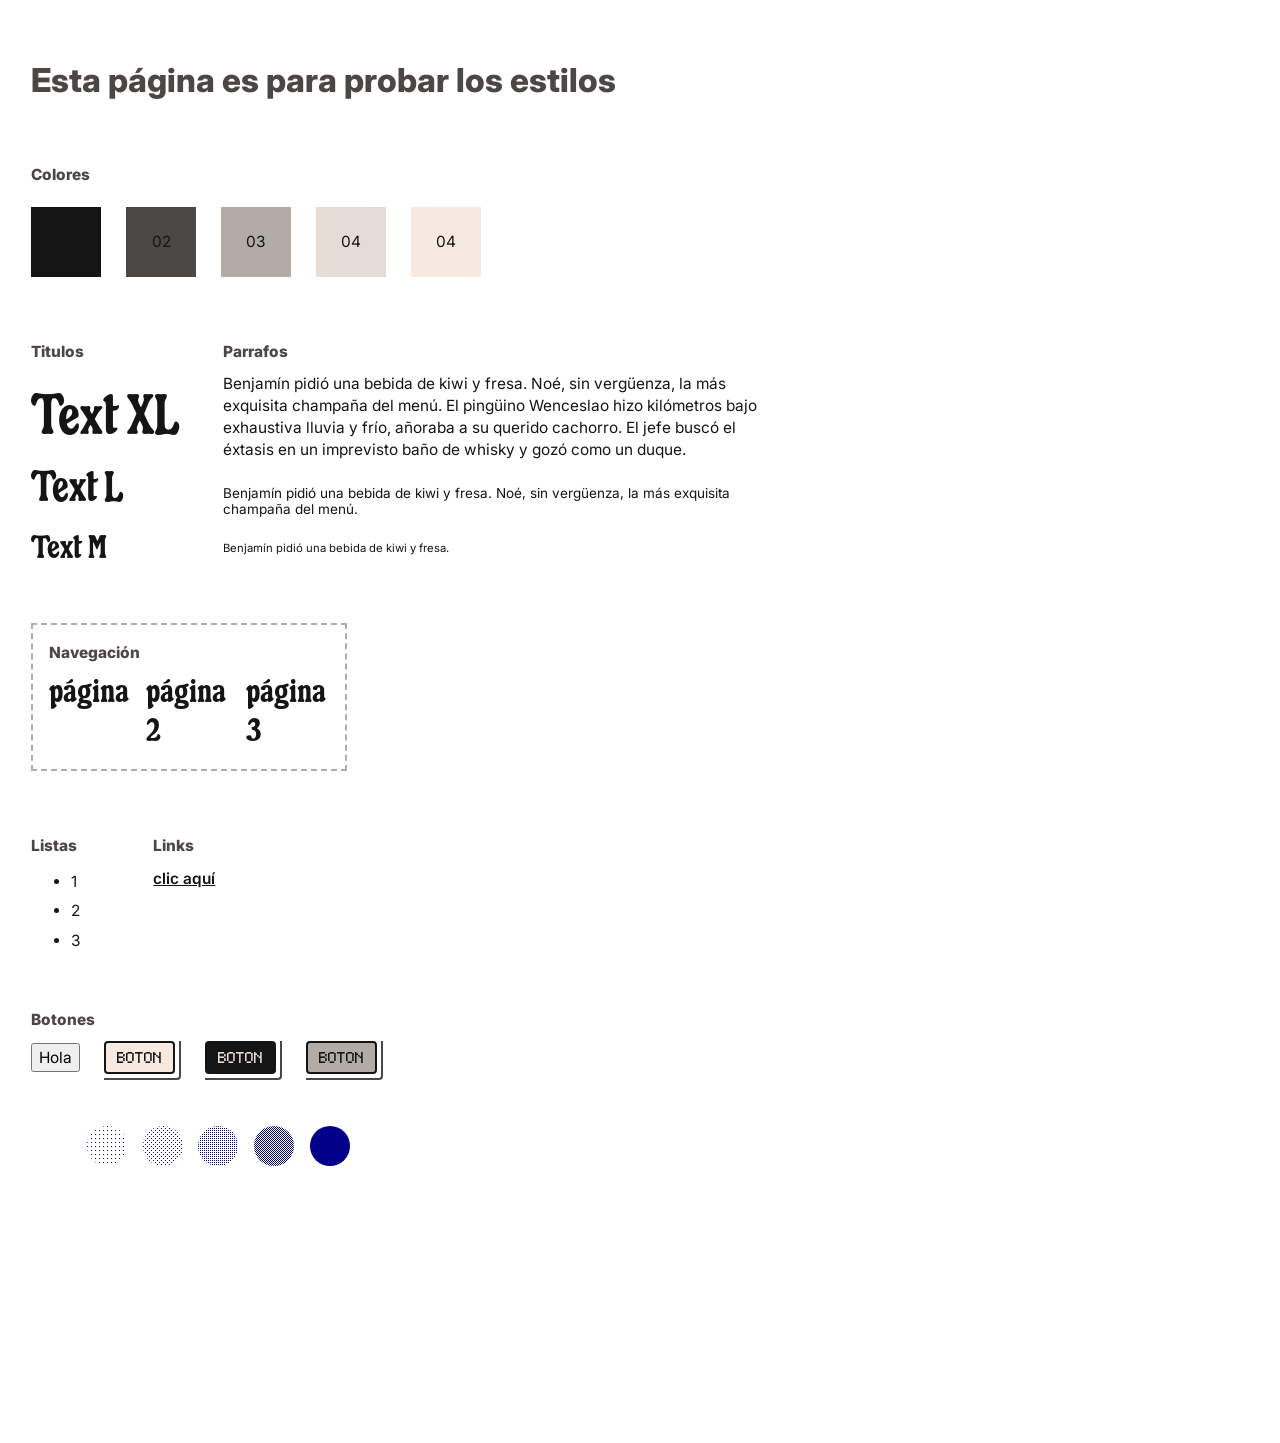
<file: styles.html>
<!DOCTYPE html>

<html class="styles-sheet" lang="en" dir="ltr">

    <head>
        <meta charset="utf-8">
        <meta name="viewport" content="width=device-width, initial-scale=1.0">
        <title>Estilos</title>
        <link rel="stylesheet" href="reset.css" media="all"/>
        <link rel="stylesheet" href="styles-common.css" media="all"/>
        <link rel="stylesheet" href="stylesheet.css" media="all"/>
        <link rel="stylesheet" href="effects.css">
    </head>

<body class="styles-sheet">

    <h3 class="text">Esta página es para probar los estilos</h1>

    <br>
    <div class="text"> Colores</div>
    <div class="colors"> 
        <div class="colorstyle bc-1">01</div>
        <div class="colorstyle bc-2">02</div>
        <div class="colorstyle bc-3">03</div>
        <div class="colorstyle bc-4">04</div>
        <div class="colorstyle bc-or">04</div>
    </div>

    <br>
    <div class="b-texts">
    <div class="headings">
        <div class="text"> Titulos</div>
        <h1>Text XL</h1>
        <h2>Text L</h2>
        <h3>Text M</h3>
   </div>

   <div class="texts">
        <div class="text">Parrafos</div>

        <p class="t-bs">Benjamín pidió una bebida de kiwi y fresa. Noé, sin vergüenza, la más
        exquisita champaña del menú. El pingüino Wenceslao hizo kilómetros bajo exhaustiva
        lluvia y frío, añoraba a su querido cachorro. El jefe buscó el éxtasis en un
        imprevisto baño de whisky y gozó como un duque. </p>

        <br>

    <p class="t-sm">Benjamín pidió una bebida de kiwi y fresa. Noé, sin vergüenza, la más
        exquisita champaña del menú.</p>
        <br>

    <p class="t-xs">Benjamín pidió una bebida de kiwi y fresa.</p>
   </div> 
</div>
    
<br>

        <div class="estilo-nav">
            <div class="text"> Navegación</div>
            <ul class="nav-list">
                <li><a class="pag-nav" href="">Página</a></li>
                <li><a class="pag-nav" href="">Página 2</a></li>
                <li><a class="pag-nav" href="">Página 3</a></li>
            </ul>
            

        </div>

<br>

    <div class="sidetoside">

        <div>
            <div class="text"> Listas</div>

            <ul>
                <li>1</li>
                <li>2</li>
                <li>3</li>
            </ul>
        </div>

        <div style="width: 50px;"></div>

        <div>
        <div class="text">Links</div>
            <a href="">clic aquí</a>
        </div>
    </div>

<br>

    <div class="text"> Botones</div>
    <div class="bttn-styles">
        <button>Hola</button>

        <button class="bttn-prop bttn-style1"><div>BOTON</div></button>
        <button class="bttn-prop bttn-style2"><div>BOTON</div></button>
        <button class="bttn-prop bttn-style3"><div>BOTON</div></button>
    </div>

<br><br>


<div class="shades">
  <div class="shade"></div>
  <div class="shade"></div>
  <div class="shade"></div>
  <div class="shade"></div>
  <div class="shade"></div>
  <div class="shade"></div>


</div>

<br><br>

<div class="transition-prueba"></div>


</body>





</html>
</file>
<file: styles-common.css>
/* ----- FONTS ----- */

@font-face {
  font-family: "Bonance";
  src: url("assets/fonts/Bonbance-BoldCondensed.woff2") format("woff2");
  font-weight: bold;
  font-style: normal;
}

@font-face {
  font-family: "Inter";
  src: url("assets/fonts/Inter-Variable.ttf") format("truetype");
  font-weight: 100 900;
  /* Define el rango que soporta la fuente */
  font-style: normal;
}

@font-face {
  font-family: "Inter";
  src: url("assets/fonts/Inter-Italic-Variable.ttf") format("truetype");
  font-weight: 100 900;
  /* Define el rango que soporta la fuente */
  font-style: italic;
}

@font-face {
  font-family: "NF Pixels";
  src: url("assets/fonts/NFPixels-Regular.ttf") format("woff2");
  font-weight: 400;
  font-style: normal;
}

/* ----- VARIABLES ----- */
:root {
  /* Ancho maximo*/
  --max-width: 1150px;

  /* Colores */
  --bckg-color: #f7e9df;
  --c-1: #161515;
  --c-2: #4a4745;
  --c-3: #b2aba6;
  --c-3-2: color-mix(in srgb, var(--c-3) 100%, var(--c-2) 50%);
  --c-4: #e6dcd6;

  /* Fuentes */
  --font-1: "Inter", sans-serif;
  --font-2: "Bonance";
  --font-3: "NF Pixels";

  /* Tamaño textos / la base es 18px, por lo cual 1rem = 16px*/
  --xl: clamp(2.4rem, 2.2rem + 2.7vw, 3.6rem);
  --lg: clamp(1.8rem, 1.6rem + 1.4vw, 2.8rem);
  --md: clamp(1.6rem, 1.4rem + 1.1vw, 2.1rem);
  --bs: clamp(0.9rem, 0.9rem + 0.1vw, 1rem);
  --sm: clamp(0.8rem, 0.78rem + 0.1vw, 0.875rem);
  --xs: clamp(0.7rem, 0.68rem + 0.05vw, 0.75rem);

  /*Texturas*/
  --gl: radial-gradient(circle 1px at 0px 0px,
      color-mix(in srgb, var(--c-3), transparent 40%) 1px,
      transparent 0);
  --gd: radial-gradient(circle 1px at 0px 0px, transparent 1px, transparent 0);
  --bg-1: var(--gl) 0px 0px / 4px 4px, transparent;
  --bg-2: var(--gl) 0px 0px / 4px 4px, var(--gl) 2px 2px / 4px 4px, transparent;
}

/* --- BASES --- */
html {
  font-size: 15.7px;
  font-family: var(--font-1);
  color: var(--c-1);
}

body {
  margin: 0;
  display: flex;
  flex-direction: column;
  min-height: 100vh;
  background-color: var(--bckg-color);
  position: relative;
  font-size: var(--bs);
  padding: 0 6%;
}

body::before {
  content: "";
  position: absolute;
  top: 0;
  left: 0;
  width: 100%;
  height: 100%;
  background: url(assets/bckg.jpg);
  background-color: var(--bckg-color);
  background-size: 30%;
  background-blend-mode: darken;
  opacity: 0.4;
  z-index: -10;
}

header {
  width: relative;
  margin-top: 4%;
}

main {
  opacity: 1;
}

@keyframes fadeIn {
  to {
    opacity: 1;
  }
}

.main-flex {
  flex: 1;
}

.container {
  max-width: var(--max-width);
  margin: 0 auto;

  display: flex;
  flex-direction: column;
  align-items: center;
}

.hidde {
  display: none !important;
}

/* UTILIDADES En esta parte van clases de CSS que aplican a varios elementos */

/* U:Colores texto */

.c-1 {
  color: var(--c-1);
}

.c-2 {
  color: var(--c-2);
}

.c-3 {
  color: var(--c-3);
}

.c-3-2 {
  color: var(--c-3-2);
}

.c-4 {
  color: var(--c-4);
}

.c-bckg {
  color: var(--bckg-color);
}

/* U:Colores fondo */

.bc-1 {
  background-color: var(--c-1);
}

.bc-2 {
  background-color: var(--c-2);
}

.bc-3 {
  background-color: var(--c-3);
}

.bc-4 {
  background-color: var(--c-4);
}

.bc-or {
  background-color: var(--bckg-color);
}

/* U:Headings y parrafos*/

h1,
.h1 {
  font-family: var(--font-2);
  font-size: var(--xl);
  line-height: 1.1;
}

h2,
.h2 {
  font-family: var(--font-2);
  font-size: var(--lg);
  line-height: 1.12;
}

h3,
.h3 {
  font-family: var(--font-2);
  font-size: var(--md);
  line-height: 1.18;
}

.t-md {
  font-family: var(--font-1);
  font-size: calc(var(--bs) + 0.1rem);
  line-height: 1.44;
}

.t-bs {
  font-family: var(--font-1);
  font-size: var(--bs);
  line-height: 1.44;
}

.t-sm {
  font-family: var(--font-1);
  font-size: var(--sm);
  line-height: 1.25;
}

.t-xs {
  font-family: var(--font-1);
  font-size: var(--xs);
  line-height: 1.25;
}

/* U:Estilos con fuente Pixel*/
.nfpx-tl {
  font-family: var(--font-3);
  /* font-size: 1.3rem; */
  font-size: clamp(1.1rem, 1.2rem + 0.2vw, 1.4rem);
  line-height: 1;
  font-weight: normal;
  -webkit-text-stroke: 0.02rem;
}

.nfpx-m {
  font-family: var(--font-3);
  /* font-size: 1.3rem; */
  font-size: clamp(0.9rem, 1rem + 0.08vw, 1.2rem);
  line-height: 1;
  font-weight: normal;
}

.nfpx-bs {
  font-family: var(--font-3);
  /* font-size: 1.1rem; */
  font-size: clamp(0.9rem, 0.3rem + 0.3vw, 1.3rem);
  line-height: 1;
}

.nfpx-sm {
  font-family: var(--font-3);
  /* font-size: 1rem; */
  font-size: clamp(0.8rem, 0.9rem + 0.07vw, 1.1rem);
  line-height: 1;
}

.nfpx-xxs {
  font-family: var(--font-3);
  font-size: clamp(0.78rem, 0.8rem + 0.12vw, 0.97rem);
  line-height: 1;
}

.nfpx-bs,
.nfpx-tl,
.nfpx-sm {
  letter-spacing: 0.05rem;
}

/* U:Listas y links*/

a,
a:link,
a:visited,
a:hover.a:active {
  text-decoration: underline;
  color: var(--c-1);
  font-weight: 600;
}

.a-none {
  text-decoration: none !important;
}

.a-nrml {
  font-weight: normal !important;
}

/*U:Listas*/

.ul-stlye1 {
  list-style-image: url("assets/icons/list-1.png");
  margin: 0.5rem 0;
  margin-left: 0.3rem;
  font-weight: 500;
}

.ul-stlye2 {
  list-style-image: url("assets/icons/list-2.gif");
  margin: 0.2rem 0;
  margin-left: 0.3rem;
  padding: 0;
  padding-left: 1rem;
  font-weight: 500;
}

.ul-style-none {
  list-style: none;
  list-style-image: none;
  padding: 0;
}

li {
  padding: 0.2rem 0;
}

/* U:Orden y, margenes, otros*/

.sidetoside {
  /* Elementos uno al lado del otro*/
  display: flex;
  flex-direction: row;
  gap: 0.7rem;
}

.flex-c {
  /* Propiedad flex en columna*/
  display: flex;
  flex-direction: column;
}

/*U:Margenes*/

.margin-nav {
  margin-top: 7vh;
  margin-bottom: 7vh;
}

.margin-h {
  margin-top: 1rem;
}

.p-tittle {
  margin-bottom: 3%;
}

.bd-summary {
  display: -webkit-box;
  -webkit-line-clamp: 3;
  -webkit-box-orient: vertical;
  line-clamp: 2;
  overflow: hidden;
  text-overflow: ellipsis;
}

/* U:Botones (Propiedades y estilos por cada boton)*/

.bttn-prop {
  width: fit-content;
  background-color: transparent;
  padding: 0 4px 4px 0;
  border-top: 0;
  border-left: 0;
  border-right: 2px solid var(--c-2);
  border-bottom: 2px solid var(--c-2);
  border-radius: 0;
  border-bottom-right-radius: 4px;
  text-decoration: none !important;
}

.bttn-prop div {
  padding: 3px 11px;
  border-radius: 4px;
  border: 2px solid var(--c-1);
  font-family: var(--font-3);
  font-size: var(--bs);
  letter-spacing: 3%;
  font-weight: normal;
}

.bttn-style1 div {
  background-color: var(--bckg-color);
  color: var(--c-1);
}

.bttn-style2 div {
  background-color: var(--c-2);
  color: var(--c-4);
}

.bttn-style3 div {
  background-color: var(--c-3);
  color: var(--c-1);
}

/* --BARRA NAVEGACIÓN--*/

nav {
  width: 100%;
  display: flex;
  justify-content: space-between;
  align-items: center;
  padding: 10px 0;
}

.logo-nav {
  width: 7.2%;
  min-width: 60px;
}

nav ul {
  list-style-type: none;
  list-style-image: none;
}

#time-wid {
  font-family: var(--font-2);
  font-size: var(--md);
  color: var(--c-2);
  line-height: 0;
}

#time-wid,
.nav-list li {
  margin-bottom: -1%;
}

/* Lista en barra de navegacion*/

.pag-nav {
  text-decoration: none !important;
  text-transform: lowercase;
  font-family: var(--font-2);
  font-size: var(--md);
  line-height: 1.18;
  transition: 0.3s;
}

.pag-nav:hover {
  color: var(--c-2);
}

.links-nav {
  flex-grow: 1;
}

.nav-list {
  list-style-type: none;
  margin: 0;
  padding: 0;
  display: flex;
  justify-content: center;
  gap: 6%;
}

#clipMenu {
  display: none;
}

/* --FOOTER--*/

footer {
  display: flex;
  flex-direction: column;

  justify-content: center;
  align-items: center;

  padding-top: 2vh;
  padding-bottom: 4vh;
}

/* --PESTAÑA RECUADRO DIARIO-- */

.triangle {
  /*Recuerda como nos hizo sufrir este triangulo*/

  --b: 2px;

  width: 60px;
  aspect-ratio: 1;
  clip-path: polygon(0 100%,
      0 0,
      100% 100%,
      0 100%,
      var(--b) calc(100% - var(--b)),
      calc(100% - var(--b) / tan(22.5deg)) calc(100% - var(--b)),
      var(--b) calc(var(--b) / tan(22.5deg)),
      var(--b) calc(100% - var(--b)));
  background: var(--c-3);

  position: absolute;
  top: -2px;
  right: -2px;
  z-index: 1;
}

/* --Imagenes blog y diario-- */

.blog-img-w1 {
  max-width: 100%;
  align-self: center;
  margin: 1.6rem auto;
  text-align: center;
}

@media (min-width: 1150px) {
  .blog-img-w1 {
    max-width: 75%;
  }
}

.border-img {
  background-image:
    repeating-linear-gradient(90deg,
      #b2aba6,
      #b2aba6 10px,
      transparent 10px,
      transparent 20px),
    repeating-linear-gradient(180deg,
      #b2aba6,
      #b2aba6 10px,
      transparent 10px,
      transparent 20px),
    repeating-linear-gradient(90deg,
      #b2aba6,
      #b2aba6 10px,
      transparent 10px,
      transparent 20px),
    repeating-linear-gradient(180deg,
      #b2aba6,
      #b2aba6 10px,
      transparent 10px,
      transparent 20px);
  background-position:
    left top,
    right top,
    left bottom,
    left top;
  background-repeat: repeat-x, repeat-y, repeat-x, repeat-y;
  background-size:
    100% 1px,
    1px 100%,
    100% 1px,
    1px 100%;
  padding: 0.625rem;
}

.img-blog-1 {
  aspect-ratio: 7 / 4;
  overflow: hidden;
  position: relative;

  display: flex;
  justify-content: center;
  align-items: center;
  border: 1px solid var(--c-4);
}

.img-blog-1 img {
  width: 100%;
  overflow: hidden;
  filter: brightness(0.92);
}

/* --Contenedor para contenido vacido--*/

.empty-b {
  min-height: 100px;
  display: flex;
  flex-direction: column;
  justify-content: center;
  align-items: center;
  color: color-mix(in srgb, var(--c-3) 100%, var(--c-2) 30%);

  border: 1px dashed color-mix(in srgb, var(--c-3), transparent 15%);
  background-color: color-mix(in srgb, var(--c-4), transparent 85%);
  border-radius: 4px;
  flex-grow: 1;
}

/* --SCROLLBARS--*/

/* Chrome, Edge, Safari */

.activities::-webkit-scrollbar,
.overflow-nookbits::-webkit-scrollbar {
  width: 5px;
  height: 20px;
}

.activities::-webkit-scrollbar-track,
.overflow-nookbits::-webkit-scrollbar-track {
  background: transparent;
}

.activities::-webkit-scrollbar-thumb,
.overflow-nookbits::-webkit-scrollbar-thumb {
  background: color-mix(in srgb, var(--c-2), transparent 80%);
  border: 1px solid var(--bckg-color);
  border-radius: 4px;
}

.activities::-webkit-scrollbar-thumb:hover,
.overflow-nookbits::-webkit-scrollbar-thumb:hover {
  background: #a8a8a7;
}

@supports (-moz-appearance: none) {

  /* Este código solo se ejecutará en Firefox */
  .activities,
  .overflow-nookbits {
    /* Firefox */
    scrollbar-width: thin;
    scrollbar-color: #9c938a #e7dfd7;
  }
}

/* Ocultar h1 */
.sr-only {
  position: absolute;
  height: 1px;
  padding: 0;
  margin: -1px;
  overflow: hidden;
  clip: rect(0, 0, 0, 0);
  white-space: nowrap;
}


/* Menu responsivo */



#iconsMenu {
  align-items: center;
  justify-content: space-between;
  margin-bottom: 10%;
}

#hambuMenu {
  width: clamp(25px, 6.3vw, 27px);
  aspect-ratio: 1/1;
  cursor: pointer;
  background: transparent;
  border: none;
  padding: 0;
}

#closeMenu {
  background: transparent;
  border: none;
  cursor: pointer;
}

#iconMenu,
#closeMenu {
  height: calc(var(--md) - .2vw);
  fill: var(--c-1);
}

#iconMenu svg {
  height: 90%;
}

/* Frase / Quote */
#quoteMenu {
  width: 100%;
  position: relative;
  padding: 10px;
  padding-right: 5vw;
  margin-top: 14%;
  margin-bottom: 20%;
  background: var(--bg-2);
  text-align: left;
  opacity: 0.5;
  text-wrap: wrap;
}

.triangleQuote {
  height: .6vh;
  position: absolute;
  bottom: 7px;
  right: 2vw;
  aspect-ratio: 2;
  clip-path: polygon(50% 100%, 100% 0, 0 0);
  background: var(--c-2);
  animation: quoteTriangle 800ms linear infinite;
}

.link-nav-home,
#bckgMenu,
#iconsMenu,
#hambuMenu,
#closeMenu,
#qMnu,
#quoteMenu,
#bckgNavList {
  display: none;
}

body.no-scroll {
  overflow: hidden;
}

/* --- Media Queries --- */

@media (max-width: 1024px) {
  header {
    margin-top: 7%;
  }
}

@media (max-width: 768px) {
  .no-scroll {
    overflow: hidden;
  }

  /* Mostrar elementos de control móvil */
  .link-nav-home {
    display: block;
  }

  #iconsMenu,
  #hambuMenu,
  #closeMenu,
  #qMnu,
  #quoteMenu,
  #bckgNavList {
    display: flex;
  }

  #bckgMenu {
    display: flex;
    width: 100%;
    height: 100%;
    top: 0;
    left: 0;
    position: absolute;
    background: var(--gl) 0px 0px / 8px 8px, var(--gl) 4px 4px / 8px 8px, color-mix(in srgb, var(--c-1), transparent 40%);
    z-index: -1;
  }

  /* Overlay del Menú */
  .links-nav {
    display: flex;
    flex-direction: column;
    align-items: center;
    justify-content: flex-start;

    position: fixed;
    inset: 0;
    /* top, left, bottom, right = 0 */
    z-index: 999;
    opacity: 0;
    width: 100%;
    height: 100%;
    /* Aquí deberías añadir un display: none; y controlarlo con una clase .active desde JS */
    backdrop-filter: blur(2px);
  }

  .links-nav.menuAnimation {
    transition: opacity 0.25s ease;
  }

  .links-nav.showMenu {
    opacity: 1;
  }

  .links-nav.menuAnimation {
    transition-delay: 0.2s;
    /* salida */
  }

  .links-nav.menuAnimation.showMenu {
    transition-delay: 0s;
    /* entrada */
  }

  .menuItems {
    margin-top: 15%;
    width: 75%;
    transform: rotate(2deg);
    transition: transform 0.25s ease;
    transition-delay: 0.1s;

  }

  .menuItems.active {
    transition-delay: 0.05s;
    transform: rotate(0deg);
  }

  #clipMenu {
    display: flex;
    fill: var(--c-4);
    margin-bottom: -1%;
  }

  .clipIcon {
    fill: var(--bckg-color);
  }

  /* Lista desplegable */
  .nav-list {
    display: flex;
    flex-direction: column;
    align-items: center;
    justify-content: center;
    gap: 20px;
    background-color: var(--c-4);
    text-align: center;
  }

  .nav-list li {
    position: relative;
    width: 75%;
  }

  /* Líneas divisorias (Dashed) */
  .nav-list li:not(:first-child):not(:last-child)::after {
    content: "";
    position: absolute;
    left: 50%;
    bottom: -2px;
    transform: translateX(-50%);
    width: 80%;
    height: calc(var(--lg) + 2%);
    border-bottom: 1px dashed var(--c-2);
    pointer-events: none;
  }

  .pag-nav {
    font-size: var(--lg);
    color: var(--c-2) !important;
  }

  .bckgNavList {
    position: absolute;
    width: 76%;
    height: 65%;
    max-height: 600px;
    margin-top: 23%;
    background-color: var(--c-3);
    transform: rotate(-2deg);
    z-index: -1;
    transition: transform 0.25s ease;
  }

  .bckgNavList.active {
    transform: rotate(2deg);
  }

}

@media (max-width: 480px) {
  .bckgNavList {
    height: 54%;
    max-height: 550px;
  }
}

@keyframes quoteTriangle {
  0% {
    transform: translateY(0);
  }

  50% {
    transform: translateY(-2px);
  }

  100% {
    transform: translateY(0);
  }
}
</file>
<file: effects.css>
:root {

  --bl1: radial-gradient(circle 1px at 0px 0px, var(--c-1) 1px, transparent 0);
  --bd1: radial-gradient(circle 1px at 0px 0px, var(--bckg-color) 1px, transparent 0);
  --bt1-0: var(--bckg-color);
  --bt1-1: var(--bl1) 0px 0px / 4px 4px, var(--bckg-color);
  --bt1-2: var(--bl1) 0px 0px / 4px 4px, var(--gl1) 2px 2px / 4px 4px, var(--bckg-color);
  --bt1-3: var(--bl1) 0px 0px / 2px 2px, var(--bckg-color);
  --bt1-4: var(--bl1) 0px 0px / 2px 2px, var(--bl1) 1px 1px / 2px 2px, var(--bckg-color);
  --bt1-5: var(--bd1) 0px 0px / 2px 2px, var(--c-2);
  --bt1-6: var(--bd1) 0px 0px / 4px 4px, var(--bd1) 2px 2px / 4px 4px, var(--c-2);
  --bt1-7: var(--bd1) 0px 0px / 4px 4px, var(--c-2);
  --bt1-8: var(--c-2);

  --bl2: radial-gradient(circle 1px at 0px 0px, var(--c-3) 1px, transparent 0);
  --bd2: radial-gradient(circle 1px at 0px 0px, var(--bckg-color) 1px, transparent 0);
  --bt2-0: var(--bckg-color);
  --bt2-1: var(--bl2) 0px 0px / 4px 4px, var(--bckg-color);
  --bt2-2: var(--bl2) 0px 0px / 4px 4px, var(--bl2) 2px 2px / 4px 4px, var(--bckg-color);
  --bt2-3: var(--bl2) 0px 0px / 2px 2px, var(--bckg-color);
  --bt2-4: var(--bl2) 0px 0px / 2px 2px, var(--bl2) 1px 1px / 2px 2px, var(--bckg-color);
  --bt2-5: var(--bd2) 0px 0px / 2px 2px, var(--c-3);
  --bt2-6: var(--bd2) 0px 0px / 4px 4px, var(--bd2) 2px 2px / 4px 4px, var(--c-3);
  --bt2-7: var(--bd2) 0px 0px / 4px 4px, var(--c-3);
  --bt2-8: var(--c-3);

  --bl3: radial-gradient(circle 1px at 0px 0px, var(--c-1) 1px, transparent 0);
  --bd3: radial-gradient(circle 1px at 0px 0px, var(--c-3) 1px, transparent 0);
  --bt3-0: var(--c-3);
  --bt3-1: var(--bl3) 0px 0px / 4px 4px, var(--c-3);
  --bt3-2: var(--bl3) 0px 0px / 4px 4px, var(--bl3) 2px 2px / 4px 4px, var(--c-3);
  --bt3-3: var(--bl3) 0px 0px / 2px 2px, var(--c-3);
  --bt3-4: var(--bl3) 0px 0px / 2px 2px, var(--bl3) 1px 1px / 2px 2px, var(--c-3);
  --bt3-5: var(--bd3) 0px 0px / 2px 2px, var(--c-1);
  --bt3-6: var(--bd3) 0px 0px / 4px 4px, var(--bd3) 2px 2px / 4px 4px, var(--c-1);
  --bt3-7: var(--bd3) 0px 0px / 4px 4px, var(--c-1);
  --bt3-8: var(--c-1);
}




.lines::after {
  content: "";
  position: fixed;
  top: 0;
  left: 0;
  width: 100%;
  height: 100%;
  pointer-events: none;
  z-index: 50;
  background-image: linear-gradient(rgba(217, 223, 233, .5) 60%, #000003 50%);
  background-size: 100% 7px;
  mix-blend-mode: overlay;
  opacity: 0.1;
  animation: 0.4s scanlines linear infinite;

}


@keyframes scanlines {
  0% {
    background-position: 0 0;
  }

  100% {
    background-position: 0 7px;
  }
}


.bttn-style1,
.bttn-style2,
.bttn-style3 {
  transition: 100ms ease-out;

  &:hover {
    transform: translateY(-2px);
  }
}

.bttn-style1 div {
  animation: bt1-2 300ms ease-out forwards;
  transition: 200ms ease-out;

  &:hover {
    animation: bt1-1 300ms linear forwards;
    color: var(--bckg-color);
  }
}

.bttn-style2 div {
  animation: bt2-2 300ms ease-out forwards;
  transition: 200ms ease-out;

  &:hover {
    animation: bt2-1 300ms linear forwards;
    color: var(--c-1);
  }
}

.bttn-style3 div {
  animation: bt3-2 100ms ease-out forwards;
  transition: 200ms ease-out;

  &:hover {
    animation: bt3-1 400ms linear forwards;
    color: var(--c-1);
  }
}


@keyframes bt1-1 {
  0% {
    background: var(--bt1-0);
  }

  12.5% {
    background: var(--bt1-1);
  }

  25% {
    background: var(--bt1-2);
  }

  37.5% {
    background: var(--bt1-3);
  }

  50% {
    background: var(--bt1-4);
  }

  62.5% {
    background: var(--bt1-5);
  }

  75% {
    background: var(--bt1-6);
  }

  87.5% {
    background: var(--bt1-7);
  }

  100% {
    background: var(--bt1-8);
  }
}

@keyframes bt1-2 {
  0% {
    background: var(--bt1-8);
  }

  12.5% {
    background: var(--bt1-7);
  }

  25% {
    background: var(--bt1-6);
  }

  37.5% {
    background: var(--bt1-5);
  }

  50% {
    background: var(--bt1-4);
  }

  62.5% {
    background: var(--bt1-3);
  }

  75% {
    background: var(--bt1-2);
  }

  87.5% {
    background: var(--bt1-1);
  }

  100% {
    background: var(--bt1-0);
  }
}

@keyframes bt2-1 {
  0% {
    background: var(--bt3-8);
  }

  12.5% {
    background: var(--bt3-7);
  }

  25% {
    background: var(--bt3-6);
  }

  37.5% {
    background: var(--bt3-5);
  }

  50% {
    background: var(--bt3-4);
  }

  62.5% {
    background: var(--bt3-3);
  }

  75% {
    background: var(--bt3-2);
  }

  87.5% {
    background: var(--bt3-1);
  }

  100% {
    background: var(--bt3-0);
  }
}

@keyframes bt2-2 {
  0% {
    background: var(--bt3-0);
  }

  12.5% {
    background: var(--bt3-1);
  }

  25% {
    background: var(--bt3-2);
  }

  37.5% {
    background: var(--bt3-3);
  }

  50% {
    background: var(--bt3-4);
  }

  62.5% {
    background: var(--bt3-5);
  }

  75% {
    background: var(--bt3-6);
  }

  87.5% {
    background: var(--bt3-7);
  }

  100% {
    background: var(--bt3-8);
  }
}

@keyframes bt3-1 {
  0% {
    background: var(--bt2-8);
  }

  12.5% {
    background: var(--bt2-7);
  }

  25% {
    background: var(--bt2-6);
  }

  37.5% {
    background: var(--bt2-5);
  }

  50% {
    background: var(--bt2-4);
  }

  62.5% {
    background: var(--bt2-3);
  }

  75% {
    background: var(--bt2-2);
  }

  87.5% {
    background: var(--bt2-1);
  }

  100% {
    background: var(--bt2-0);
  }
}

@keyframes bt3-2 {
  0% {
    background: var(--bt2-0);
  }

  12.5% {
    background: var(--bt2-1);
  }

  25% {
    background: var(--bt2-2);
  }

  37.5% {
    background: var(--bt2-3);
  }

  50% {
    background: var(--bt2-4);
  }

  62.5% {
    background: var(--bt2-5);
  }

  75% {
    background: var(--bt2-6);
  }

  87.5% {
    background: var(--bt2-7);
  }

  100% {
    background: var(--bt2-8);
  }
}

.pixel-corners,
.pixel-corners--wrapper {
  clip-path: polygon(0px calc(100% - 12px),
      3px calc(100% - 12px),
      3px calc(100% - 6px),
      6px calc(100% - 6px),
      6px calc(100% - 3px),
      12px calc(100% - 3px),
      12px 100%,
      calc(100% - 12px) 100%,
      calc(100% - 12px) calc(100% - 3px),
      calc(100% - 6px) calc(100% - 3px),
      calc(100% - 6px) calc(100% - 6px),
      calc(100% - 3px) calc(100% - 6px),
      calc(100% - 3px) calc(100% - 12px),
      100% calc(100% - 12px),
      100% 12px,
      calc(100% - 3px) 12px,
      calc(100% - 3px) 6px,
      calc(100% - 6px) 6px,
      calc(100% - 6px) 3px,
      calc(100% - 12px) 3px,
      calc(100% - 12px) 0px,
      12px 0px,
      12px 3px,
      6px 3px,
      6px 6px,
      3px 6px,
      3px 12px,
      0px 12px);
  position: relative;
}

.pixel-corners {
  border: 3px solid transparent;
}

.pixel-corners--wrapper {
  width: fit-content;
  height: fit-content;
}

.pixel-corners--wrapper .pixel-corners {
  display: block;
  clip-path: polygon(3px 12px,
      6px 12px,
      6px 6px,
      12px 6px,
      12px 3px,
      calc(100% - 12px) 3px,
      calc(100% - 12px) 6px,
      calc(100% - 6px) 6px,
      calc(100% - 6px) 12px,
      calc(100% - 3px) 12px,
      calc(100% - 3px) calc(100% - 12px),
      calc(100% - 6px) calc(100% - 12px),
      calc(100% - 6px) calc(100% - 6px),
      calc(100% - 12px) calc(100% - 6px),
      calc(100% - 12px) calc(100% - 3px),
      12px calc(100% - 3px),
      12px calc(100% - 6px),
      6px calc(100% - 6px),
      6px calc(100% - 12px),
      3px calc(100% - 12px));
}

.pixel-corners::after,
.pixel-corners--wrapper::after {
  content: "";
  position: absolute;
  clip-path: polygon(0px calc(100% - 12px),
      3px calc(100% - 12px),
      3px calc(100% - 6px),
      6px calc(100% - 6px),
      6px calc(100% - 3px),
      12px calc(100% - 3px),
      12px 100%,
      calc(100% - 12px) 100%,
      calc(100% - 12px) calc(100% - 3px),
      calc(100% - 6px) calc(100% - 3px),
      calc(100% - 6px) calc(100% - 6px),
      calc(100% - 3px) calc(100% - 6px),
      calc(100% - 3px) calc(100% - 12px),
      100% calc(100% - 12px),
      100% 12px,
      calc(100% - 3px) 12px,
      calc(100% - 3px) 6px,
      calc(100% - 6px) 6px,
      calc(100% - 6px) 3px,
      calc(100% - 12px) 3px,
      calc(100% - 12px) 0px,
      12px 0px,
      12px 3px,
      6px 3px,
      6px 6px,
      3px 6px,
      3px 12px,
      0px 12px,
      0px 50%,
      3px 50%,
      3px 12px,
      6px 12px,
      6px 6px,
      12px 6px,
      12px 3px,
      calc(100% - 12px) 3px,
      calc(100% - 12px) 6px,
      calc(100% - 6px) 6px,
      calc(100% - 6px) 12px,
      calc(100% - 3px) 12px,
      calc(100% - 3px) calc(100% - 12px),
      calc(100% - 6px) calc(100% - 12px),
      calc(100% - 6px) calc(100% - 6px),
      calc(100% - 12px) calc(100% - 6px),
      calc(100% - 12px) calc(100% - 3px),
      12px calc(100% - 3px),
      12px calc(100% - 6px),
      6px calc(100% - 6px),
      6px calc(100% - 12px),
      3px calc(100% - 12px),
      3px 50%,
      0px 50%);
  top: 0;
  bottom: 0;
  left: 0;
  right: 0;
  background: var(--c-2);
  display: block;
  pointer-events: none;
}

.pixel-corners::after {
  margin: -4px;
}
</file>
<file: index.css>
/* -- ARCHIVO PARA LAS SECCIONES QUE SOLO ESTAN EN EL INDEX -- */


/*---- SECCIÓN 1 ----*/


.sec1 {
    width: 100%;
    gap: 10px;
    position: relative;
    padding-top: 8%;
    margin-bottom: 22%;

}


.intro {
    width: 80%;
    padding: 0;
    gap: 12px;
    align-self: center;
    margin-bottom: 2cqw;
    text-align: center;
    z-index: 1;

}

.hallo {
    color: #ADA7A6;
}

.soykath {
    color: #D2D2D2;
}

.hallo,
.soykath {
    -webkit-text-stroke: .26rem var(--c-1);
    paint-order: stroke;
}



/*---- ORDEN ILUSTRACIÓN Falta separar los elementos de la pc y estanteria----*/




.illustration {
    width: 100%;
    display: flex;
    align-items: end;
    margin-top: 2.2%;
    user-select: none;
    -webkit-user-select: none;
    /* Safari porque claro, Safari */
    -moz-user-select: none;
    -ms-user-select: none;
}



.pc-others,
#table-items {
    width: 100%;
    /* cada uno ocupa la mitad */
}

.table-paint {
    width: 32%;
    display: flex;
    flex-direction: column;
}

.cuadros {
    width: 100%;
    display: flex;
    align-items: end;
    gap: 2.5%;
    justify-content: end;
    margin-bottom: 10%;
}

.cuadro1 {
    width: 23%;
}

#cuadro2 {
    width: 20%;
    margin-bottom: -1%;
    cursor: pointer;
}

.pc-others {
    width: 100%;
    display: flex;
    margin-bottom: -2%;
    align-items: flex-end;
    justify-content: center;
    gap: 5%;
}

#computer {
    width: 46%;
    overflow: hidden;
    cursor: pointer;

}

.pencils {
    width: 12%;
}

.coffeebear {
    width: 14%;
    position: relative;
    cursor: pointer;
}

.capa {
    position: absolute;
    bottom: 0;
    width: 100%;
}

#coffee {
    width: 100%;
}

#table {
    width: 100%;
}

#chrctr {
    width: 14%;
    margin-bottom: -1.7%;
}

#library {
    width: 11.7%;
}

#lb-others {
    display: flex;
    align-items: flex-end;
    justify-content: center;
    margin-bottom: -2%;
}

#triforce {
    width: 26%;
}

#switch {
    width: 58%;
}

#flower-i {
    width: 4%;
    margin-left: auto;
}

#cat-i {
    width: 19%;
    margin-bottom: 2%;
}


.text-d {
    width: 56%;
    position: absolute;
    margin-bottom: 9%;
    right: 0;
    z-index: -1;
    fill: color-mix(in srgb, var(--c-3), transparent 91%);
}

.line-d {
    width: 100%;
    z-index: -1;
    margin-top: -14px;
    border: .5px solid #CEC4C1;

}

/*---- FIN ILUSTRACIÓN ----*/




/*---- SECCIÓN 2 ----*/

.sec2 {
    width: 100%;
    display: flex;
    justify-content: space-between;
    margin-bottom: 10vh;
    gap: 5%;
}


.row1 {
    width: 60%;
    gap: 6%;
}

.row2 {
    width: 40%;
    gap: 5vh;
}




/*---- Diario ----*/

.notes-content {
    align-items: flex-end;
}

.notes-sec {
    width: 100%;
    min-height: 350px;
    border: 2px solid var(--c-3);
    padding: 2rem 2.6rem 2.6rem 2rem;

    gap: 1rem;

    position: relative;
}

.notes-sec ul {
    gap: inherit;
}

.notes-sec::after {
    content: "";
    position: absolute;
    top: -2px;
    right: -2px;

    width: 0;
    height: 0;

    border-style: solid;
    border-width: 0 60px 60px 0;
    border-color: transparent #F2E8DE transparent transparent;
}

.notes-title {
    padding: 0.6rem 0px;
    align-items: center;
}

.notes-title p {
    width: 60%;
    font-weight: 600;
    line-height: 1.2;
}

.line-side {
    border-left: 4px solid var(--c-3);
    padding-left: 15px;
}

.notes-content a,
.sec-blog a {
    text-decoration: none;
}

.d-entry {
    width: 100%;
    display: flex;
    align-items: center;
    justify-content: space-between;

    background-color: var(--c-4);
    padding-left: 10px;
    padding-right: 20px;


}

.d-entry .t-bs,
.sec-blog .t-bs {
    font-weight: 700;
}

.d-entry .t-bs,
.blog-entry .t-bs {
    white-space: nowrap;
    overflow: hidden;
    text-overflow: ellipsis;
    max-width: 80%;
}

.d-entry .t-sm,
.sec-blog .t-sm {
    font-weight: 400;
}

.notes-content .bttn-prop {
    margin-right: 2.6rem;
    margin-top: -20px;
    z-index: 1;
}


/* Fin parte diario */



/*---- BLOG ----*/

.sec-blog {

    padding: 0 2.6rem 0 2rem;
    gap: 0.5rem;
    justify-content: center;
}

.entrys-blog {
    gap: 0.7rem;
}

.blog-entry {
    align-items: center;
    justify-content: space-between;
    border-bottom: 1px dashed var(--c-3);
}

.blog-entry .t-bs {
    text-decoration: none;
    font-weight: 600;
}

.blog-bttn {
    width: 100%;
    display: flex;
    gap: 24px;
    justify-content: space-between;
    align-self: flex-end;
    margin-top: 1.7rem;
}

.line-btn {
    background-image: repeating-linear-gradient(90deg, #9f9b9a, #9f9b9a 18px, transparent 18px, transparent 32px);
    background-position: left center;
    background-repeat: repeat-x;
    background-size: 100% 2px;

    flex-grow: 1;
}

/* Fin parte Blog */



/*---- NOOKBITS ----*/

#nookbits {
    width: 100%;
    justify-content: space-between;
    min-height: 400px;
}

.nkbt-tittle {
    padding: 12px 22px;
    border-radius: 17px;
    align-items: end;
}

.tittle-nkbts {
    font-size: 2rem;
    line-height: 0.7;
}

.nkbt-tittle p {
    font-weight: 600;
    line-height: 1;
}

.overflow-nookbits {
    flex-grow: 1;
    max-height: 270px;
    padding-right: 3px;
    overflow: scroll;
    overflow-x: hidden;
}


.nookbit {
    width: 98%;
    gap: 7px;
    padding: 0.7rem 2rem 0.7rem 0.7rem;
    margin-bottom: 20px;

    border: 1px solid rgb(0 0 0 / 7%);
    border-radius: 7px;
    background: var(--bg-2);
}

.nookbit-1 {
    width: 100%;
    align-items: center;
}

.nook-icon {
    width: 30px;
    height: 30px;
    overflow: hidden;
    position: relative;
    border-radius: 50%;
    filter: brightness(130%) grayscale(70%);


}

.nook-icon::after {
    content: "";
    background-image: url(assets/icon-nookbits.png);
    background-size: 100%;
    background-repeat: no-repeat;
    background-position: center;
    position: absolute;
    width: inherit;
    height: inherit;
    top: 0;
    left: 0;
}

.scrollformore {
    background: var(--bg-2);
    padding: 5px;
}

/* Fin parte Nookbits */



/*---- STATUS ----*/

.status {
    background-color: color-mix(in srgb, var(--c-4), transparent 40%);
    border: 0.12rem solid var(--c-3);
    padding: 0.5rem 1.3rem;
    border-radius: 3px;
    height: fit-content;
    gap: .5rem;
}

.status .nfpx-tl {
    text-align: center;
    padding: 10px 0px;
}

.status-sec {
    display: flex;
    gap: 1.1rem;
}

.activities {
    width: 100%;
    height: 136px;
    border: 0.12rem solid var(--c-3);
    border-radius: 2px;

    padding: 15px 15px;
    overflow: scroll;
    overflow-x: hidden;

    gap: 0.8rem;
}

.actv {
    gap: 0.4rem;
}

.actv div {
    align-items: center;
}

.actv .nfpx-sm {
    -webkit-text-stroke: 0.4px;
}

.img-actv {
    width: 21px;
    height: 21px;
}

.gamify {
    width: 60px;
    justify-content: space-between;
    gap: 16px;
}

.gamify a {
    text-decoration: none;
    font-weight: 400;
}

.profile-gmf {
    width: 60px;
    height: 60px;
}

.profile-gmf img {
    margin-left: 1px;
}

.icons-gmf {
    display: flex;
    flex-wrap: wrap;
    justify-content: space-between;
    align-content: space-between;
    flex-grow: 1;
}

.icon-gmf {
    width: 25px;
    height: 25px;
    transition: 100ms;

    &:hover {
        transform: scale(1.1);
        image-rendering: crisp-edges;
    }
}

.profile-gmf,
.icon-gmf {
    background-color: color-mix(in srgb, var(--c-3), transparent 60%);
    border: 0.12rem solid var(--c-3);
    border-radius: 2px;
    overflow: hidden;

    display: grid;
    place-content: center;
}

.note-sts {
    width: 100%;
    text-align: center;
    padding: 12px 0px;

}

/* Fin parte status */

/*Media queries*/

@media (min-width: 1280px) {
    .sec2 {
        gap: 10%;
    }
}

@media (min-width: 1024px) {
    .intro {
        margin-left: auto;
        width: 40%;
        margin-right: 8%;
        margin-bottom: -12%;
        text-align: left;
    }
}


@media (max-width: 1024px) {
    .sec1 {
        padding-top: 16%;
    }

    .sec-blog {
        padding: 0;
    }

    .sec2 {
        width: 100%;
        flex-direction: column;
        align-items: center;
        gap: 6vh;
    }

    .row1,
    .row2 {
        width: 100%;
    }

    .row1 {
        padding-bottom: 7vh;
        gap: 7vh;
    }

    .row2 {
        flex-direction: row;
        justify-content: space-between;
    }

    .sec-blog {
        padding: 0px 2.6rem;
    }

    .status {
        flex-grow: 1;
    }

    #nookbits {
        width: 50%;
        min-height: 300px;
        gap: 2vh;
    }

    .n-f {
        width: 80%;
        flex-direction: row;
        gap: 2%;
    }
}

@media (max-width: 768px) {

    .sec1 {
        height: 70vh;
        justify-content: center;
        padding: 0;
        margin: 5% 0 50% 0;
    }

    .intro{
        margin-bottom: 10%
    }

    .hallo,
    .soykath {
        -webkit-text-stroke: .22rem var(--c-1);
        paint-order: stroke;
    }

    .row2 {
        flex-direction: column;
        align-items: center;
        gap: 9vh;
    }

    .notes-sec {
        padding: 7% 5% 9% 5%;
    }

    .notes-content .bttn-prop {
        margin-right: 5%;
    }

    .notes-title {
        flex-direction: column;
        text-align: center;
        gap: 0;
    }

    .notes-title p {
        width: 90%;
    }

    .sec-blog {
        padding: 0 5%;
    }

    .sec-blog .sidetoside {
        align-self: center;
    }


    #nookbits,
    .status {
        width: 100%;
    }

}

@media (max-width: 480px) {
    .intro {
        width: 100%;
    }
}
</file>
<file: me.css>
.margin-nav {
    margin-bottom: 0;
}

.about {
    width: clamp(300px, 90%, 900px);
    gap: 2.3rem;
}

.ab1 {
    display: flex;
    justify-content: space-between;
    gap: 2rem;
}

.profile-img {
    width: 11rem;
    aspect-ratio: 1 / 1;
    overflow: hidden;
    position: relative;
    display: flex;
    justify-content: center;
    align-items: center;

    background-color: var(--c-4);
    border: 1px solid var(--c-3);
    border-radius: 0.5rem;
}

.ab-txts {
    width: 74%;
    gap: 0.6rem;
    justify-content: center;
}

.ab-title {
    display: flex;
    gap: 0.5rem;
}

.ab-title .sp1 {
    font-size: 1.7rem;
    line-height: 0.8;
    color: var(--c-2);
}

.ab-title .sp2 {
    -webkit-text-stroke: 3px var(--c-3);
    paint-order: stroke fill;
    line-height: 1;
}

.ab2 {
    display: flex;
    justify-content: space-between;
}


.a-row:last-child {
    border-right: none;
}

.a-row .t-bs {
    font-weight: 700;
    margin-bottom: 0.5rem;
}

.ab3 {
    display: flex;
    justify-content: space-between;
    padding-top: 1.5rem;
}

.ab-web {
    gap: 0.9rem;
    width: 55%;
}

.ab-web h3 {
    font-size: calc(var(--md) - 0.10rem);
    line-height: 0.6;
}

.ab-web .bttn-prop div {
    font-size: var(--sm);

}

.ab-cat {
    width: 11rem;
    height: fit-content;
    background-color: color-mix(in srgb, var(--c-3), transparent 60%);
    border: 1px solid var(--c-3);
    border-radius: 4px;
    padding: 0.3rem 0.6rem;
    text-align: center;
    text-decoration: none;
    font-weight: 400;
}

.ab-cat {
    font-size: 0.9rem;

}

@media (min-width: 768px),
(max-width: 768px) {

    .a-row {
        width: 33%;

        &:nth-child(1),
        &:nth-child(2) {
            border-right: 1px solid var(--c-3);
        }

        &:nth-child(1) {
            padding-right: 3%;
        }

        &:nth-child(2) {
            padding: 0 3%;
        }

        &:nth-child(3) {
            padding-left: 3%;
        }
    }

    .profile-img {
        height: fit-content;
    }

}

@media (max-width: 480px) {
    .ab1 {
        flex-direction: column;
        align-items: flex-start;
        position: relative;
    }

    .ab-txts {

        width: 100%;
    }

    .profile-img {
        position: absolute;
        left: 0;
        top: -8px;
        width: 50px;
    }

    .ab-title {
        padding-left: 60px;


        & span {
            font-size: 3.4rem;
        }
    }

    .ab2 {
        width: 100%;
        column-count: auto;
        display: flex;
        flex-direction: row;
        flex-wrap: wrap;
        justify-content: space-between;
        gap: 1%;
    }

    .a-row {
        border-right: none;

        background-color: var(--c-4);
        border-radius: 5px;

        &:nth-child(1),
        &:nth-child(2) {
            width: 48%;
            padding: 6% 4%;
            border-right: none;
        }

        &:nth-child(3) {
            width: 100%;
            margin-top: 3%;
            padding: 4% 6%;
            border: none;
            display: flex;
            flex-direction: column;
            align-items: center;
            text-align: center;
        }

        &:nth-child(3) ul {
            display: flex;
            flex-direction: column;
            gap: 10px;
        }
    }

    .ab3{
        flex-direction: column;
        align-items: center;
        gap: 6vh;
        margin-bottom: 20%;

        & .ab-web{
            width: 100%;
            text-align: center;
            align-items: center;
        }
    }
}
</file>
<file: notes.css>
.notes {
    width: clamp(300px, 90%, 800px);
    background-color: #F2E8DE;
}

.notes-tabs {
    height: 2.8rem;
    display: flex;
}

.tabs2 {
    display: flex;
}

.tab-s1 {
    width: 10rem;
    height: 100%;
    border: 2px solid var(--c-3);
    margin-bottom: -4px;
    border-top-right-radius: .5rem;
    border-top-left-radius: .2rem;
    background-color: #F2E8DE;

    z-index: 4;
    margin-right: -1rem;
}

.tab-s2 {
    width: 5rem;
    margin-right: -1rem;
    height: 100%;
    border: 2px solid var(--c-3);
    background-color: var(--c-4);

    border-top-right-radius: .5rem;
}

.in1 {
    z-index: 3;
}

.in2 {
    z-index: 2;
}

.tab-s1,
.tab-s2 {
    border-bottom: none;
}

.notes-index {
    margin-top: -2px;
    position: relative;
    border: 2px solid var(--c-3);
    border-top: none;
    z-index: 7;
    padding: 8% 8%;
    min-height: 500px;
    gap: 2rem;
}

.notes-index::before {
    content: "";
    position: absolute;
    top: 0;
    right: 0;
    border-top: 2px solid var(--c-3);
    width: calc(100% - 9.8rem);
}

.header-notes {
    display: flex;
    justify-content: space-between;
    align-items: center;
    margin-bottom: 2vh;
}

.p-desc {
    width: 77%;
    text-align: right;
}

.notes-content {
    gap: 1.5rem;
}

.notes-content li {
    border-bottom: 2px dotted var(--c-3);
}

.note-entry article {
    width: 100%;
    gap: 0.5rem;
    padding: 0.8rem 0;
    padding-bottom: 2rem;
}

.kpr {
    width: fit-content;
    color: var(--c-2) !important;
    font-family: var(--font-1);
    font-size: var(--sm);
    line-height: 1.25;
}

.note-entry:last-of-type {
    border-bottom: none;
}

.tnd {
    width: 100%;
    display: flex;
    justify-content: space-between;
    align-items: flex-start;
}

.tnd a {
    text-decoration: none;
    color: var(--c-2) !important;
    transition: 0.2s;

    &:hover {
        color: var(--c-1) !important;
    }
}


.date {
    text-align: center;
    background-color: color-mix(in srgb, var(--c-3), transparent 65%);
    font-weight: 600;
    padding: 0.2rem;
    height: fit-content;
    text-wrap: nowrap;
}

.load-m {
    width: 100%;
    display: flex;
    margin-top: 2%;
}

.load-m a {
    text-decoration: none;
}

.dsp {
    margin-left: auto;
}

.ant::before {
    content: "";
    display: inline-block;
    background-image: url('assets/icons/pen-page.svg');
    background-size: contain;
    background-repeat: no-repeat;
    width: 2.6rem;
    height: .8rem;
    margin-right: 0.4rem;
    vertical-align: middle;
}

.desp:after {
    content: "";
    display: inline-block;
    background-image: url('assets/icons/pen-page.svg');
    background-size: contain;
    background-repeat: no-repeat;
    width: 2.6rem;
    height: .8rem;
    margin-left: 0.4rem;
    vertical-align: middle;
    transform: scaleX(-1);
}

.dots-container {
    display: flex;
    justify-content: space-between;
    padding-top: 6%;
}

.dots-container span {
    width: 1rem;
    height: 1rem;
    border: 2px solid var(--c-3);
    border-radius: 50%;
    background-color: transparent;
}

/*Media queries*/


@media (max-width: 768px) {
    .notes {
        width: 100%;
    }

    .notes-index {
        padding-top: 14%;
        padding-bottom: 50px;
    }

    .header-notes {
        flex-direction: column;
        align-items: center;
    }

    .p-desc {
        width: 100%;
        text-align: center;
    }
}


@media (max-width: 480px) {
    .notes {
        min-width: 255px;
    }

    .tab-s1 {
        width: 6rem;
    }

    .tab-s2 {
        width: 4.4rem;
    }

    .notes-index::before {
        width: calc(100% - 5.7rem);
    }

    .tnd {
        flex-direction: column-reverse;
        gap: 12px;
    }

    .ant::before,
    .desp:after {
        width: 1.7rem;
    }


}
</file>
<file: stylesheet.css>
:root{
--sl: radial-gradient(circle 1px at 0px 0px, darkblue 1px, transparent 0);

  --sg-0: transparent;
  --sg-1: var(--sl) 0px 0px / 4px 4px, transparent;
  --sg-2: var(--sl) 0px 0px / 4px 4px, var(--sl) 2px 2px / 4px 4px, transparent;
  --sg-3: var(--sl) 0px 0px / 2px 2px, transparent;
  --sg-4: var(--sl) 0px 0px / 2px 2px, var(--sl) 1px 1px / 2px 2px, transparent;
  --sg-5: darkblue;

}

.styles-sheet{
    background-color: white;
}

.style-sheet body{
    background-color: white!important;

}


body{
    width: 90%;
    display: flex;
    flex-direction: column;
    padding: 2rem;

}

.colors{
    display: flex;
    flex-direction: row;
}

.text{
    font-family: "Inter";
    font-weight: 800;
    margin-top: 30px;
    margin-bottom: 10px;
    color: var(--c-2);
}

.colorstyle{
    display: flex;
    width: 70px;
    height: 70px;
    margin: 10px 25px 10px 0px;
    justify-content: center;
    align-items: center;
}

.b-texts{
    display: flex;
    flex-direction: row;
    gap: 4%;
}

.headings{
    display: flex;
    flex-direction: column;
    gap: 16px;
}

.texts{
    width: 50%;
}

.estilo-nav{
    width: fit-content;
    border: 2px dashed var(--c-3);
    margin-top: 30px;
    margin-bottom: 10px;
    padding: 1rem;
}

.estilo-nav .text{
    margin: 0;
    margin-bottom: 0.5rem;
}

button{
    margin-right: 20px;
}


.shades {
  display: inline-flex;
  gap: 1rem;
}

.shade {
  height: 40px;
  aspect-ratio: 1 / 1;
  border-radius: 50%;
  border: 3px solid var(--dark);

  


  
  &:nth-child(1) { background: var(--sg-0); }
  &:nth-child(2) { background: var(--sg-1); }
  &:nth-child(3) { background: var(--sg-2); }
  &:nth-child(4) { background: var(--sg-3); }
  &:nth-child(5) { background: var(--sg-4); }
  &:nth-child(6) { background: var(--sg-5); }

}





.transition-prueba{
    width: 110%;
    height: 110%;
    position: absolute;
    top: -5%;
    margin-left: -5%;
    

    &::after{
        content: "";
        position: absolute;
        top: 0;
        left: 0;
        width: inherit;
        height: inherit;
        text-align: center;
        
    }
}

.transition-prueba::after{
    animation: prueba2 500ms ease-out forwards;
    transition: 2s;
    color: white;
}

.transition-prueba:hover::after{
    content: "hola";
    animation: prueba1 500ms linear;
    animation-fill-mode: forwards;}


@keyframes prueba1 {
    0% { background: var(--sg-0); }
    20% { background: var(--sg-1); }
    40% { background: var(--sg-2); }
    60% { background: var(--sg-3); }
    80% { background: var(--sg-4); }
    100% { background: var(--sg-5)}
}

@keyframes prueba2 {
    0% { background: var(--sg-5)}
    20% { background: var(--sg-4); }
    40% { background: var(--sg-3); }
    60% { background: var(--sg-1); }
    80% { background: var(--sg-2); }
    100% { background: var(--sg-0); }
}
</file>
